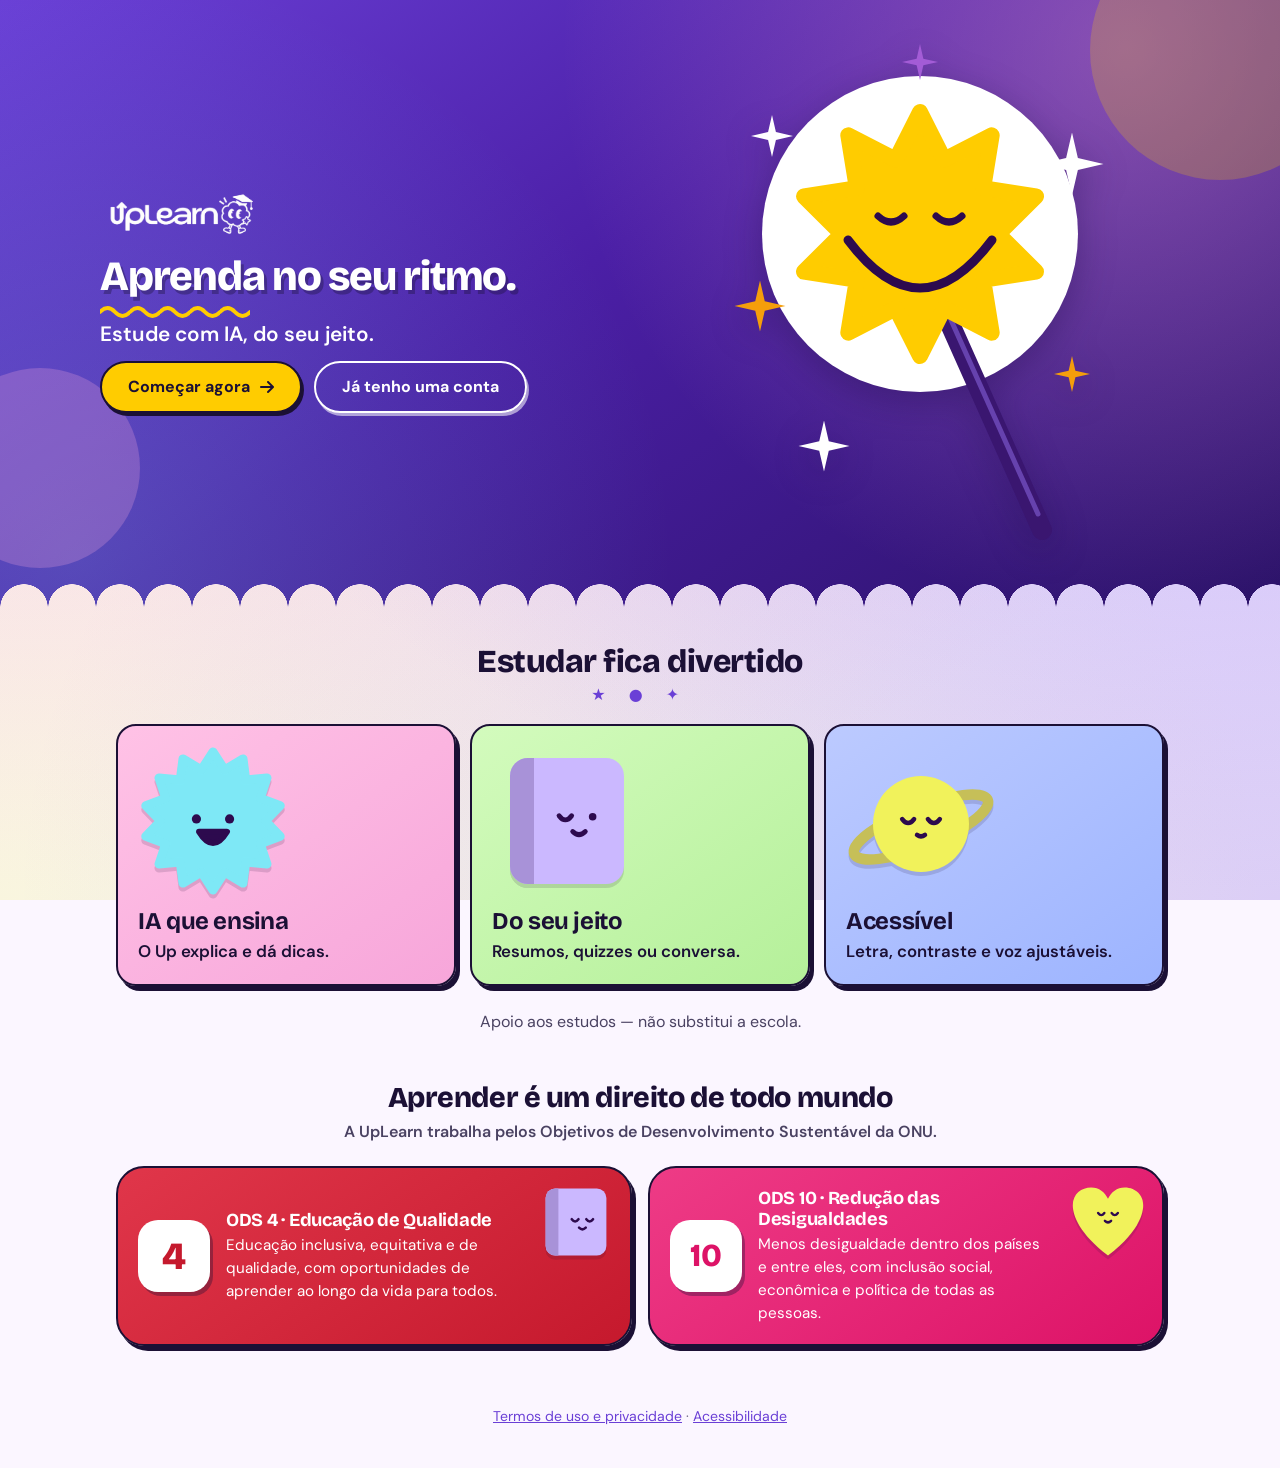
<file: codes/index.html>
<!DOCTYPE html>
<html lang="pt-BR">

<head>
    <meta charset="UTF-8">
    <meta name="viewport" content="width=device-width, initial-scale=1.0">
    <meta name="description" content="UpLearn — Inteligência Artificial para aprender do seu jeito. Uma tutora que ajuda você a entender, não só a copiar a resposta.">
    <meta name="theme-color" content="#4b1fa6">
    <link rel="manifest" href="manifest.webmanifest">
    <link rel="apple-touch-icon" href="img/icone-192.png">
    <title>UpLearn — Aprenda do seu jeito</title>

    <link rel="preconnect" href="https://fonts.googleapis.com">
    <link rel="preconnect" href="https://fonts.gstatic.com" crossorigin>
    <link href="https://fonts.googleapis.com/css2?family=Atkinson+Hyperlegible:wght@400;700&family=Bricolage+Grotesque:opsz,wght@12..96,600;12..96,700;12..96,800&family=DM+Sans:wght@400;500;600;700&display=swap" rel="stylesheet">
    <link rel="stylesheet" href="https://cdnjs.cloudflare.com/ajax/libs/font-awesome/6.5.2/css/all.min.css">
    <link rel="stylesheet" href="css/uplearn.css">
    <script src="js/acess.js"></script>
</head>

<body>
    <a class="skip-link" href="#conteudo">Pular para o conteúdo</a>

    <main id="conteudo">
        <section class="hero" aria-labelledby="titulo-hero">
            <div class="hero__interno">
                <div>
                    <div class="hero__marca"><img src="img/logo.png" alt="UpLearn"></div>
                    <h1 id="titulo-hero">Aprenda no seu ritmo.</h1>
                    <p>Estude com IA, do seu jeito.</p>

                    <div class="hero__botoes">
                        <a class="btn btn--claro" href="cadastro.html">Começar agora <i class="fa-solid fa-arrow-right" aria-hidden="true"></i></a>
                        <a class="btn btn--contorno-claro" href="login.html">Já tenho uma conta</a>
                    </div>
                </div>

                <div class="hero__cena" aria-hidden="true">
                    <svg class="varinha" viewBox="0 0 400 520" aria-hidden="true" focusable="false">
                        <defs><path id="vPonta" d="M0-15 2.8-2.8 15 0 2.8 2.8 0 15-2.8 2.8-15 0-2.8-2.8z"/></defs>

                        <g class="v-varinha">
                            <circle class="v-halo" cx="200" cy="190" r="158" fill="#fff"/>
                            <path d="M222 262 322 486" stroke="#3a1670" stroke-width="20" stroke-linecap="round" fill="none"/>
                            <path d="M231 276 318 470" stroke="#7a55c9" stroke-width="5" stroke-linecap="round" fill="none" opacity=".7"/>

                            <g class="v-estrela">
                                <polygon points="200.0,68.0 224.1,115.8 271.7,91.3 263.1,144.2 316.0,152.3 278.0,190.0 316.0,227.7 263.1,235.8 271.7,288.7 224.1,264.2 200.0,312.0 175.9,264.2 128.3,288.7 136.9,235.8 84.0,227.7 122.0,190.0 84.0,152.3 136.9,144.2 128.3,91.3 175.9,115.8" fill="#ffcc00" stroke="#ffcc00" stroke-width="16" stroke-linejoin="round"/>
                                <g class="v-olhos" stroke="#2d0a4e" stroke-width="7" stroke-linecap="round" fill="none">
                                    <path class="v-olho" d="M158 172q13 12 26 0"/>
                                    <path class="v-olho" d="M216 172q13 12 26 0"/>
                                </g>
                                <path d="M128 196q72 96 144 0" stroke="#2d0a4e" stroke-width="9" stroke-linecap="round" fill="none"/>
                            </g>

                            <g class="v-brilhos">
                                <g transform="translate(52 92) scale(1.4)"><use class="v-brilho b1" href="#vPonta" fill="#fff"/></g>
                                <g transform="translate(352 120) scale(2.1)"><use class="v-brilho b2" href="#vPonta" fill="#fff"/></g>
                                <g transform="translate(40 262) scale(1.7)"><use class="v-brilho b3" href="#vPonta" fill="#F59E0B"/></g>
                                <g transform="translate(200 18) scale(1.2)"><use class="v-brilho b4" href="#vPonta" fill="#a35cd6"/></g>
                                <g transform="translate(352 330) scale(1.2)"><use class="v-brilho b5" href="#vPonta" fill="#F59E0B"/></g>
                                <g transform="translate(104 402) scale(1.7)"><use class="v-brilho b6" href="#vPonta" fill="#fff"/></g>
                            </g>
                        </g>
                    </svg>
                </div>
            </div>
        </section>

        <section class="destaques" aria-labelledby="titulo-destaques">
            <h2 id="titulo-destaques">Estudar fica divertido</h2>

            <div class="grade">
                <article class="card card--cor card--rosa destaque entrar">
                    <span class="pers" data-p="circulo ciano bocao acena"></span>
                    <div>
                        <h3>IA que ensina</h3>
                        <p>O Up explica e dá dicas.</p>
                    </div>
                </article>

                <article class="card card--cor card--verde destaque entrar">
                    <span class="pers" data-p="quadrado lilas piscando quadris"></span>
                    <div>
                        <h3>Do seu jeito</h3>
                        <p>Resumos, quizzes ou conversa.</p>
                    </div>
                </article>

                <article class="card card--cor card--azul destaque entrar">
                    <span class="pers" data-p="hexagono amarelo dormindo relax"></span>
                    <div>
                        <h3>Acessível</h3>
                        <p>Letra, contraste e voz ajustáveis.</p>
                    </div>
                </article>
            </div>

            <p class="subtitulo" style="text-align:center;margin-top:24px">
                Apoio aos estudos — não substitui a escola.
            </p>
        </section>

        <section class="ods" aria-labelledby="titulo-ods">
            <h2 id="titulo-ods">Aprender é um direito de todo mundo</h2>
            <p class="ods__sub">A UpLearn trabalha pelos Objetivos de Desenvolvimento Sustentável da ONU.</p>

            <div class="ods__grade">
                <article class="ods__card ods__card--4">
                    <span class="ods__num" aria-hidden="true">4</span>
                    <div>
                        <h3>ODS 4 · Educação de Qualidade</h3>
                        <p>Educação inclusiva, equitativa e de qualidade, com oportunidades de aprender ao longo da vida para todos.</p>
                    </div>
                    <span class="pers pers--anima so-enfeite" data-p="livro lilas"></span>
                </article>

                <article class="ods__card ods__card--10">
                    <span class="ods__num" aria-hidden="true">10</span>
                    <div>
                        <h3>ODS 10 · Redução das Desigualdades</h3>
                        <p>Menos desigualdade dentro dos países e entre eles, com inclusão social, econômica e política de todas as pessoas.</p>
                    </div>
                    <span class="pers pers--anima so-enfeite" data-p="coracao amarelo"></span>
                </article>
            </div>
        </section>
    </main>

    <footer class="rodape">
        <a href="termos.html">Termos de uso e privacidade</a> ·
        <a href="acessibilidade.html">Acessibilidade</a>
    </footer>

    <script src="js/config.js"></script>
    <script src="js/sessao.js"></script>
    <script src="js/personagens.js"></script>
    <script>
        // A varinha se empolga quando a pessoa chega perto dos botões de entrar/cadastrar.
        (function () {
            const cena = document.querySelector('.hero__cena');
            const botoes = document.querySelector('.hero__botoes');
            if (!cena || !botoes) return;
            ['mouseover', 'focusin'].forEach(function (e) { botoes.addEventListener(e, function () { cena.classList.add('empolgada'); }); });
            ['mouseout', 'focusout'].forEach(function (e) { botoes.addEventListener(e, function () { cena.classList.remove('empolgada'); }); });
        })();
    </script>
    <script>
        // Quem já está logado vai direto pro app.
        if (localStorage.getItem(SESSAO_TOKEN_KEY) || localStorage.getItem(SESSAO_GOOGLE_KEY)) {
            window.location.replace('inicio.html');
        }
    </script>
</body>

</html>
</file>
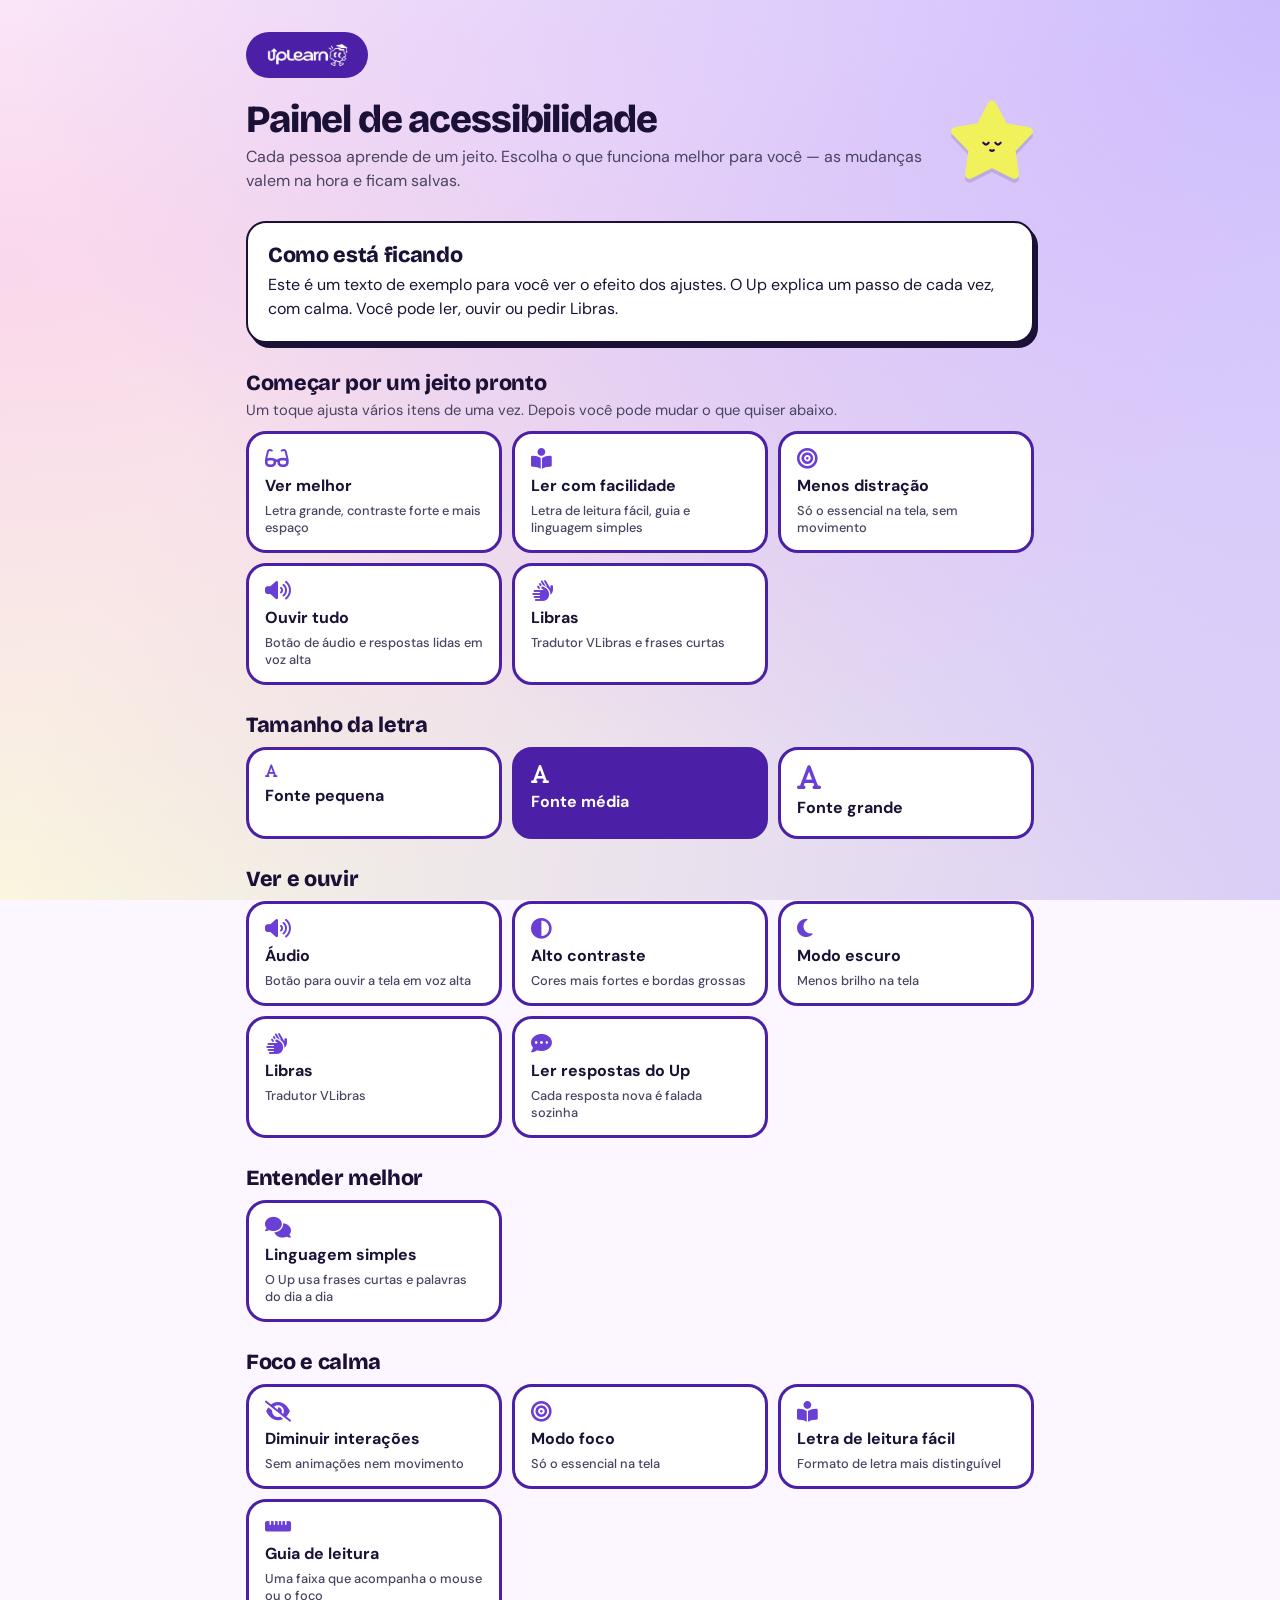
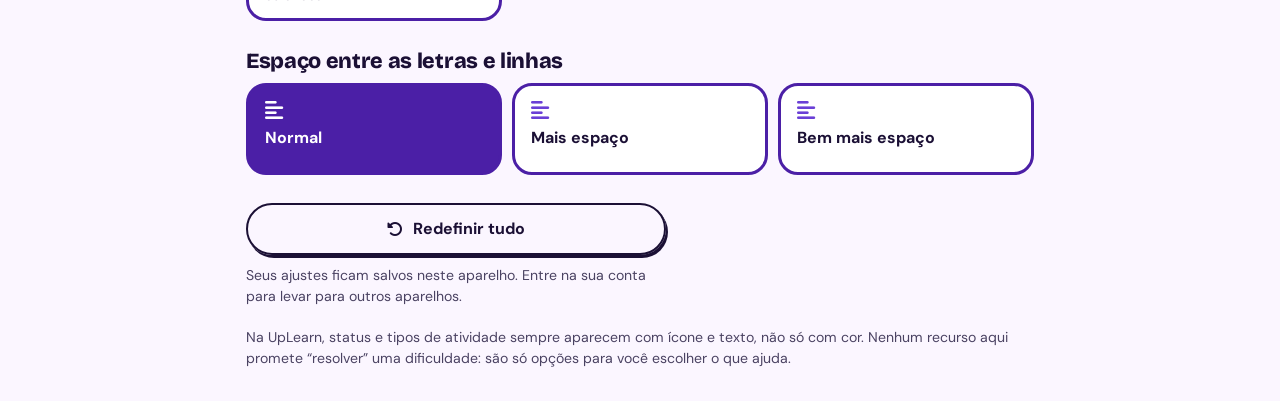
<file: codes/acessibilidade.html>
<!DOCTYPE html>
<html lang="pt-BR">

<head>
    <meta charset="UTF-8">
    <meta name="viewport" content="width=device-width, initial-scale=1.0">
    <meta name="theme-color" content="#4b1fa6">
    <link rel="manifest" href="manifest.webmanifest">
    <link rel="apple-touch-icon" href="img/icone-192.png">
    <title>Acessibilidade — UpLearn</title>

    <link rel="preconnect" href="https://fonts.googleapis.com">
    <link rel="preconnect" href="https://fonts.gstatic.com" crossorigin>
    <link href="https://fonts.googleapis.com/css2?family=Atkinson+Hyperlegible:wght@400;700&family=Bricolage+Grotesque:opsz,wght@12..96,600;12..96,700;12..96,800&family=DM+Sans:wght@400;500;600;700&display=swap" rel="stylesheet">
    <link rel="stylesheet" href="https://cdnjs.cloudflare.com/ajax/libs/font-awesome/6.5.2/css/all.min.css">
    <link rel="stylesheet" href="css/uplearn.css">
    <script src="js/acess.js"></script>
</head>

<body>
    <a class="skip-link" href="#conteudo">Pular para o conteúdo</a>

    <div class="app" id="app">
        <nav id="nav"></nav>

        <main id="conteudo" class="pagina" style="max-width:820px">
            <header id="topo"></header>

            <div style="display:flex;justify-content:space-between;align-items:flex-start;gap:12px">
                <div>
                    <h1 class="titulo-pagina">Painel de acessibilidade</h1>
                    <p class="subtitulo">Cada pessoa aprende de um jeito. Escolha o que funciona melhor para você — as mudanças valem na hora e ficam salvas.</p>
                </div>
                <span class="pers pers--anima" data-p="estrela amarelo dormindo" style="width:84px;flex:none"></span>
            </div>

            <section class="card secao" aria-labelledby="tPrev">
                <h2 id="tPrev" style="margin-bottom:6px">Como está ficando</h2>
                <p>Este é um texto de exemplo para você ver o efeito dos ajustes. O Up explica um passo de cada vez, com calma. Você pode ler, ouvir ou pedir Libras.</p>
            </section>

            <section class="secao" aria-labelledby="tPresets">
                <h2 id="tPresets" style="margin-bottom:4px">Começar por um jeito pronto</h2>
                <p class="subtitulo" style="font-size:.92rem;margin-bottom:10px">Um toque ajusta vários itens de uma vez. Depois você pode mudar o que quiser abaixo.</p>
                <div class="acess-grade" id="gPresets" role="group" aria-labelledby="tPresets"></div>
            </section>

            <section class="secao" aria-labelledby="tFonte">
                <h2 id="tFonte" style="margin-bottom:10px">Tamanho da letra</h2>
                <div class="acess-grade" id="gFonte" role="group" aria-labelledby="tFonte">
                    <button type="button" class="acess-op" data-fonte="pequena" aria-pressed="false"><i class="fa-solid fa-font" aria-hidden="true" style="font-size:.9rem"></i>Fonte pequena</button>
                    <button type="button" class="acess-op" data-fonte="media" aria-pressed="false"><i class="fa-solid fa-font" aria-hidden="true"></i>Fonte média</button>
                    <button type="button" class="acess-op" data-fonte="grande" aria-pressed="false"><i class="fa-solid fa-font" aria-hidden="true" style="font-size:1.7rem"></i>Fonte grande</button>
                </div>
            </section>

            <section class="secao" aria-labelledby="tVer">
                <h2 id="tVer" style="margin-bottom:10px">Ver e ouvir</h2>
                <div class="acess-grade" id="gVer" role="group" aria-labelledby="tVer">
                    <button type="button" class="acess-op" data-chave="audio" aria-pressed="false"><i class="fa-solid fa-volume-high" aria-hidden="true"></i>Áudio<small>Botão para ouvir a tela em voz alta</small></button>
                    <button type="button" class="acess-op" data-chave="contraste" aria-pressed="false"><i class="fa-solid fa-circle-half-stroke" aria-hidden="true"></i>Alto contraste<small>Cores mais fortes e bordas grossas</small></button>
                    <button type="button" class="acess-op" data-chave="escuro" aria-pressed="false"><i class="fa-solid fa-moon" aria-hidden="true"></i>Modo escuro<small>Menos brilho na tela</small></button>
                    <button type="button" class="acess-op" data-chave="libras" aria-pressed="false"><i class="fa-solid fa-hands" aria-hidden="true"></i>Libras<small>Tradutor VLibras</small></button>
                    <button type="button" class="acess-op" data-chave="lerRespostas" aria-pressed="false"><i class="fa-solid fa-comment-dots" aria-hidden="true"></i>Ler respostas do Up<small>Cada resposta nova é falada sozinha</small></button>
                </div>
            </section>

            <section class="secao" aria-labelledby="tLer">
                <h2 id="tLer" style="margin-bottom:10px">Entender melhor</h2>
                <div class="acess-grade" id="gLer" role="group" aria-labelledby="tLer">
                    <button type="button" class="acess-op" data-chave="linguagemSimples" aria-pressed="false"><i class="fa-solid fa-comments" aria-hidden="true"></i>Linguagem simples<small>O Up usa frases curtas e palavras do dia a dia</small></button>
                </div>
            </section>

            <section class="secao" aria-labelledby="tCalma">
                <h2 id="tCalma" style="margin-bottom:10px">Foco e calma</h2>
                <div class="acess-grade" id="gCalma" role="group" aria-labelledby="tCalma">
                    <button type="button" class="acess-op" data-chave="reduzir" aria-pressed="false"><i class="fa-solid fa-eye-slash" aria-hidden="true"></i>Diminuir interações<small>Sem animações nem movimento</small></button>
                    <button type="button" class="acess-op" data-chave="foco" aria-pressed="false"><i class="fa-solid fa-bullseye" aria-hidden="true"></i>Modo foco<small>Só o essencial na tela</small></button>
                    <button type="button" class="acess-op" data-chave="leituraFacil" aria-pressed="false"><i class="fa-solid fa-book-open-reader" aria-hidden="true"></i>Letra de leitura fácil<small>Formato de letra mais distinguível</small></button>
                    <button type="button" class="acess-op" data-chave="guia" aria-pressed="false"><i class="fa-solid fa-ruler-horizontal" aria-hidden="true"></i>Guia de leitura<small>Uma faixa que acompanha o mouse ou o foco</small></button>
                </div>
            </section>

            <section class="secao" aria-labelledby="tEsp">
                <h2 id="tEsp" style="margin-bottom:10px">Espaço entre as letras e linhas</h2>
                <div class="acess-grade" id="gEsp" role="group" aria-labelledby="tEsp">
                    <button type="button" class="acess-op" data-esp="0" aria-pressed="false"><i class="fa-solid fa-align-left" aria-hidden="true"></i>Normal</button>
                    <button type="button" class="acess-op" data-esp="1" aria-pressed="false"><i class="fa-solid fa-align-left" aria-hidden="true"></i>Mais espaço</button>
                    <button type="button" class="acess-op" data-esp="2" aria-pressed="false"><i class="fa-solid fa-align-left" aria-hidden="true"></i>Bem mais espaço</button>
                </div>
            </section>

            <div style="margin-top:28px;display:grid;gap:10px;max-width:420px">
                <button type="button" class="btn btn--contorno btn--bloco" id="btnRedefinir"><i class="fa-solid fa-rotate-left" aria-hidden="true"></i> Redefinir tudo</button>
                <p class="subtitulo" style="font-size:.88rem" id="notaSalvo"></p>
            </div>

            <p class="subtitulo" style="margin-top:20px;font-size:.88rem">Na UpLearn, status e tipos de atividade sempre aparecem com ícone e texto, não só com cor. Nenhum recurso aqui promete “resolver” uma dificuldade: são só opções para você escolher o que ajuda.</p>
        </main>
    </div>

    <script src="js/config.js"></script>
    <script src="js/sessao.js"></script>
    <script src="js/personagens.js"></script>
    <script src="js/app.js"></script>
    <script src="js/pagina-acessibilidade.js"></script>
</body>

</html>
</file>
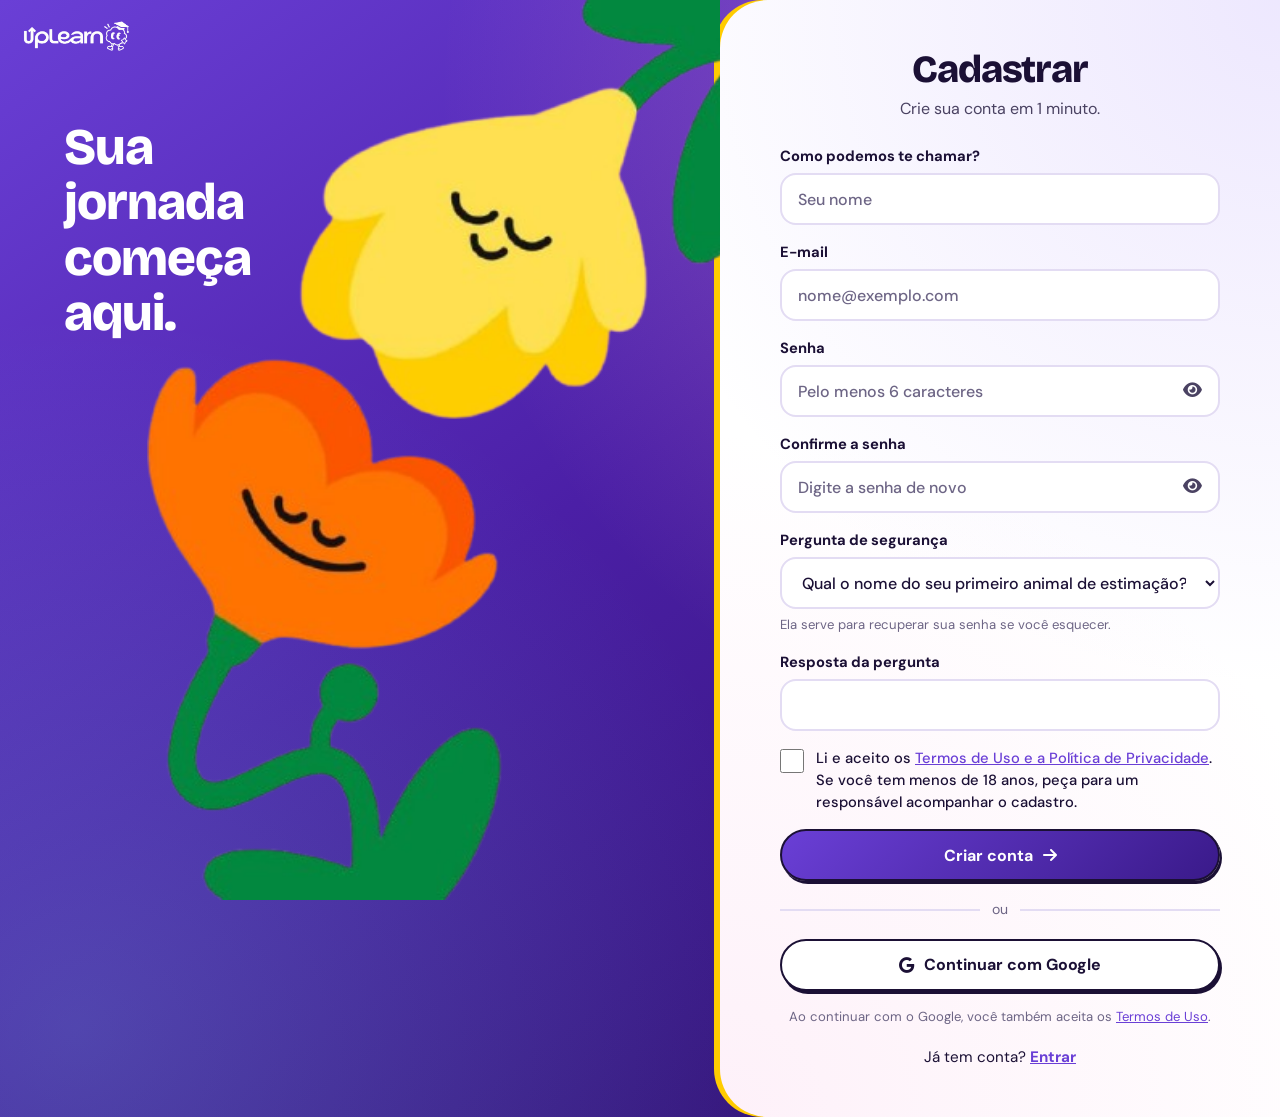
<file: codes/cadastro.html>
<!DOCTYPE html>
<html lang="pt-BR">

<head>
    <meta charset="UTF-8">
    <meta name="viewport" content="width=device-width, initial-scale=1.0">
    <meta name="theme-color" content="#4b1fa6">
    <link rel="manifest" href="manifest.webmanifest">
    <link rel="apple-touch-icon" href="img/icone-192.png">
    <title>Criar conta — UpLearn</title>

    <link rel="preconnect" href="https://fonts.googleapis.com">
    <link rel="preconnect" href="https://fonts.gstatic.com" crossorigin>
    <link href="https://fonts.googleapis.com/css2?family=Atkinson+Hyperlegible:wght@400;700&family=Bricolage+Grotesque:opsz,wght@12..96,600;12..96,700;12..96,800&family=DM+Sans:wght@400;500;600;700&display=swap" rel="stylesheet">
    <link rel="stylesheet" href="https://cdnjs.cloudflare.com/ajax/libs/font-awesome/6.5.2/css/all.min.css">
    <link rel="stylesheet" href="css/uplearn.css">
    <script src="js/acess.js"></script>
</head>

<body>
    <a class="skip-link" href="#conteudo">Pular para o formulário</a>

    <div class="auth auth--cadastro">
        <div class="auth__topo">
            <a class="marca" href="index.html" aria-label="UpLearn, voltar para o início"><img src="img/logo.png" alt=""></a>
            <p class="auth__frase">Sua jornada começa aqui.</p>
            <img class="auth__ilustra" src="img/evoluir.png" alt="" width="387" height="559" decoding="async">
        </div>

        <main class="auth__folha" id="conteudo">
            <div class="auth__miolo">
                <h1>Cadastrar</h1>
                <p class="subtitulo">Crie sua conta em 1 minuto.</p>

                <div id="avisoCadastro" class="cu-notificacao-area"></div>

                <form id="formCadastro" novalidate>
                    <div class="campo">
                        <label for="nome">Como podemos te chamar?</label>
                        <input type="text" id="nome" name="nome" autocomplete="given-name" maxlength="80" placeholder="Seu nome" required>
                        <p class="campo__erro" id="nome-erro" role="alert"></p>
                    </div>

                    <div class="campo">
                        <label for="email">E-mail</label>
                        <input type="email" id="email" name="email" autocomplete="email" inputmode="email" placeholder="nome@exemplo.com" required>
                        <p class="campo__erro" id="email-erro" role="alert"></p>
                    </div>

                    <div class="campo">
                        <label for="senha">Senha</label>
                        <div class="senha-wrap">
                            <input type="password" id="senha" name="senha" autocomplete="new-password" placeholder="Pelo menos 6 caracteres" required>
                            <button type="button" aria-label="Mostrar senha" aria-pressed="false"><i class="fa-solid fa-eye" aria-hidden="true"></i></button>
                        </div>
                        <p class="campo__erro" id="senha-erro" role="alert"></p>
                    </div>

                    <div class="campo">
                        <label for="senha2">Confirme a senha</label>
                        <div class="senha-wrap">
                            <input type="password" id="senha2" name="senha2" autocomplete="new-password" placeholder="Digite a senha de novo" required>
                            <button type="button" aria-label="Mostrar senha" aria-pressed="false"><i class="fa-solid fa-eye" aria-hidden="true"></i></button>
                        </div>
                        <p class="campo__erro" id="senha2-erro" role="alert"></p>
                    </div>

                    <div class="campo">
                        <label for="pergunta">Pergunta de segurança</label>
                        <select id="pergunta" name="pergunta">
                            <option>Qual o nome do seu primeiro animal de estimação?</option>
                            <option>Qual a cidade onde você nasceu?</option>
                            <option>Qual o nome da sua primeira escola?</option>
                            <option>Qual o seu desenho ou filme favorito?</option>
                        </select>
                        <span class="dica">Ela serve para recuperar sua senha se você esquecer.</span>
                    </div>

                    <div class="campo">
                        <label for="resposta">Resposta da pergunta</label>
                        <input type="text" id="resposta" name="resposta" autocomplete="off" maxlength="80" required>
                        <p class="campo__erro" id="resposta-erro" role="alert"></p>
                    </div>

                    <div class="campo">
                        <label class="check" for="termos">
                            <input type="checkbox" id="termos" name="termos" required>
                            <span>Li e aceito os <a href="termos.html" target="_blank" rel="noopener">Termos de Uso e a Política de Privacidade</a>. Se você tem menos de 18 anos, peça para um responsável acompanhar o cadastro.</span>
                        </label>
                        <p class="campo__erro" id="termos-erro" role="alert"></p>
                    </div>

                    <button class="btn btn--primario btn--bloco" type="submit" id="btnCriar">Criar conta <i class="fa-solid fa-arrow-right" aria-hidden="true"></i></button>
                </form>

                <div class="divisor">ou</div>

                <button class="btn btn--google btn--bloco" type="button" id="btnGoogle">
                    <i class="fa-brands fa-google" aria-hidden="true"></i> Continuar com Google
                </button>
                <p class="auth__nota">Ao continuar com o Google, você também aceita os <a href="termos.html">Termos de Uso</a>.</p>

                <p class="auth__rodape">Já tem conta? <a href="login.html">Entrar</a></p>
            </div>
        </main>
    </div>

    <script src="js/config.js"></script>
    <script src="js/sessao.js"></script>
    <script src="js/personagens.js"></script>
    <script src="js/notificacao.js"></script>
    <script src="js/app.js"></script>
    <script src="js/auth.js"></script>
    <script src="js/cadastro.js"></script>
</body>

</html>
</file>
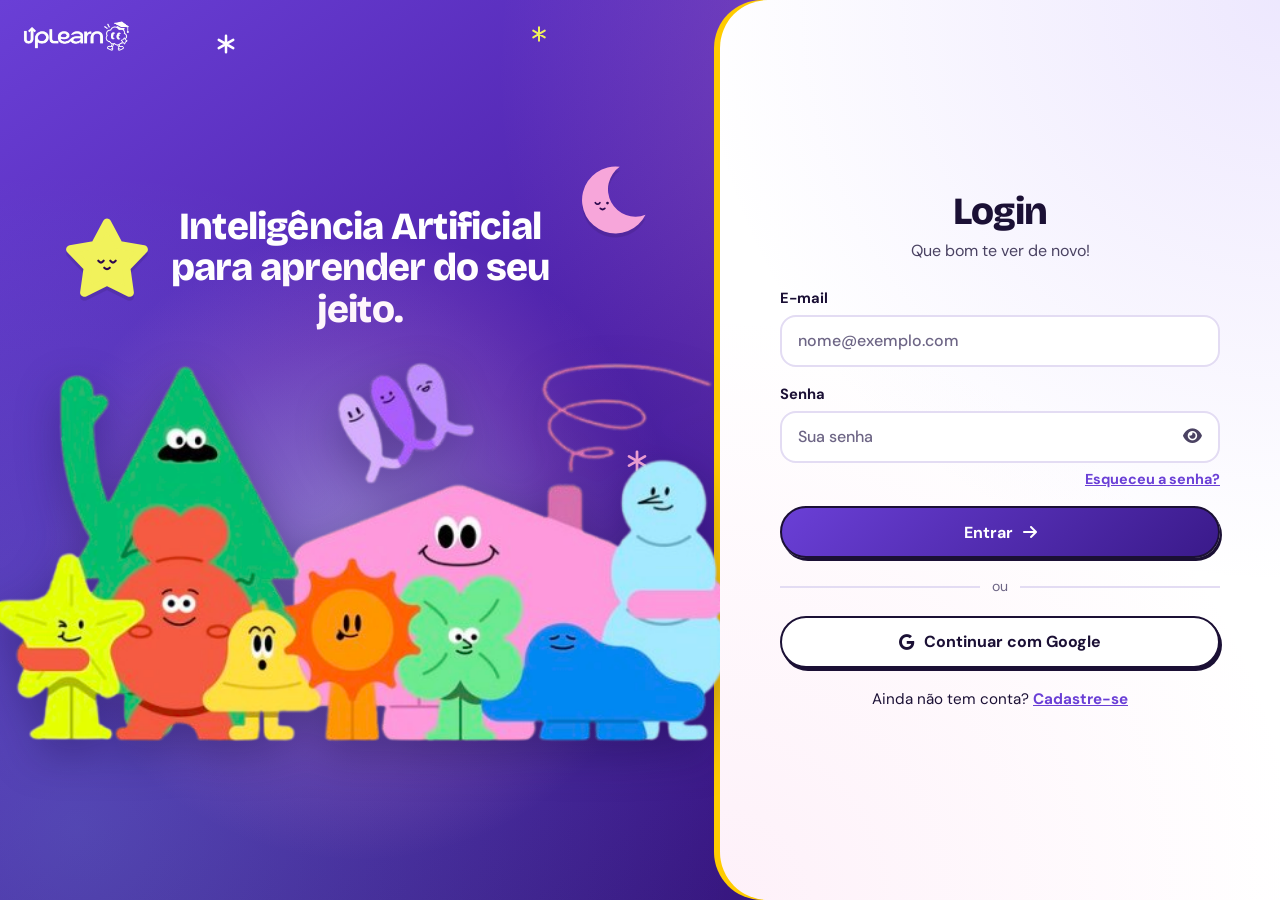
<file: codes/desempenho.html>
<!DOCTYPE html>
<html lang="pt-BR">

<head>
    <meta charset="UTF-8">
    <meta name="viewport" content="width=device-width, initial-scale=1.0">
    <meta name="theme-color" content="#4b1fa6">
    <link rel="manifest" href="manifest.webmanifest">
    <link rel="apple-touch-icon" href="img/icone-192.png">
    <title>Desempenho — UpLearn</title>

    <link rel="preconnect" href="https://fonts.googleapis.com">
    <link rel="preconnect" href="https://fonts.gstatic.com" crossorigin>
    <link href="https://fonts.googleapis.com/css2?family=Atkinson+Hyperlegible:wght@400;700&family=Bricolage+Grotesque:opsz,wght@12..96,600;12..96,700;12..96,800&family=DM+Sans:wght@400;500;600;700&display=swap" rel="stylesheet">
    <link rel="stylesheet" href="https://cdnjs.cloudflare.com/ajax/libs/font-awesome/6.5.2/css/all.min.css">
    <link rel="stylesheet" href="css/uplearn.css">
    <script src="js/acess.js"></script>
</head>

<body>
    <a class="skip-link" href="#conteudo">Pular para o conteúdo</a>

    <div class="app">
        <nav id="nav"></nav>

        <main id="conteudo" class="pagina">
            <header id="topo"></header>

            <h1 class="titulo-pagina">Seu desempenho</h1>
            <p class="subtitulo">Você compara sua evolução só com você mesmo — aqui não existe ranking. E nada disso mede o quão inteligente você é: é só um mapa do que você estudou.</p>

            <div id="painel" style="margin-top:20px" aria-live="polite">
                <div class="grade">
                    <div class="esqueleto" style="min-height:140px" aria-hidden="true"></div>
                    <div class="tiles"><div class="esqueleto" aria-hidden="true"></div><div class="esqueleto" aria-hidden="true"></div></div>
                    <div class="esqueleto" style="min-height:220px" aria-hidden="true"></div>
                </div>
            </div>
        </main>
    </div>

    <script src="js/config.js"></script>
    <script src="js/sessao.js"></script>
    <script src="js/personagens.js"></script>
    <script src="js/app.js"></script>
    <script src="js/desempenho.js"></script>
</body>

</html>
</file>
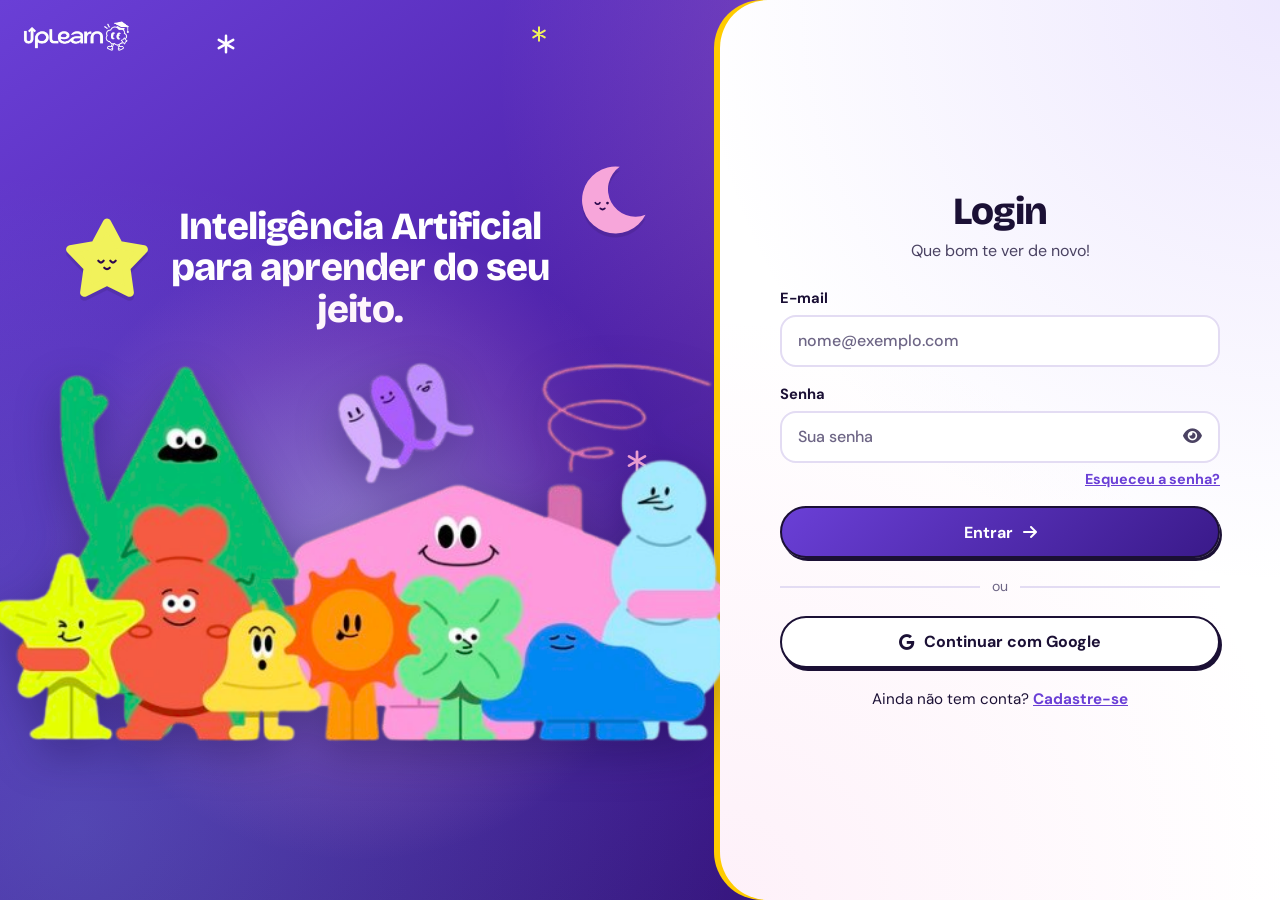
<file: codes/estudos.html>
<!DOCTYPE html>
<html lang="pt-BR">

<head>
    <meta charset="UTF-8">
    <meta name="viewport" content="width=device-width, initial-scale=1.0">
    <meta name="theme-color" content="#4b1fa6">
    <link rel="manifest" href="manifest.webmanifest">
    <link rel="apple-touch-icon" href="img/icone-192.png">
    <title>Plano de estudos — UpLearn</title>

    <link rel="preconnect" href="https://fonts.googleapis.com">
    <link rel="preconnect" href="https://fonts.gstatic.com" crossorigin>
    <link href="https://fonts.googleapis.com/css2?family=Atkinson+Hyperlegible:wght@400;700&family=Bricolage+Grotesque:opsz,wght@12..96,600;12..96,700;12..96,800&family=DM+Sans:wght@400;500;600;700&display=swap" rel="stylesheet">
    <link rel="stylesheet" href="https://cdnjs.cloudflare.com/ajax/libs/font-awesome/6.5.2/css/all.min.css">
    <link rel="stylesheet" href="css/uplearn.css">
    <script src="js/acess.js"></script>
</head>

<body>
    <a class="skip-link" href="#conteudo">Pular para o conteúdo</a>

    <div class="app">
        <nav id="nav"></nav>

        <main id="conteudo" class="pagina">
            <header id="topo"></header>

            <div class="topo" style="margin-bottom:12px">
                <div>
                    <h1 class="titulo-pagina">Seu plano de estudos</h1>
                    <p class="subtitulo">Pequenos passos, grandes conquistas.</p>
                </div>
                <button type="button" class="btn btn--primario btn--p" id="btnNovo"><i class="fa-solid fa-plus" aria-hidden="true"></i> Novo plano</button>
            </div>

            <div id="avisoPlano" class="cu-notificacao-area"></div>

            <div id="abas" class="opcoes" role="group" aria-label="Seus planos" style="margin-bottom:16px" hidden></div>

            <div id="plano"><div class="esqueleto" style="min-height:220px" aria-hidden="true"></div></div>
        </main>
    </div>

    <script src="js/config.js"></script>
    <script src="js/sessao.js"></script>
    <script src="js/personagens.js"></script>
    <script src="js/notificacao.js"></script>
    <script src="js/app.js"></script>
    <script src="js/plano-pdf.js"></script>
    <script src="js/mapa-pdf.js"></script>
    <script src="js/fichas-pdf.js"></script>
    <script src="js/estudos.js"></script>
</body>

</html>
</file>
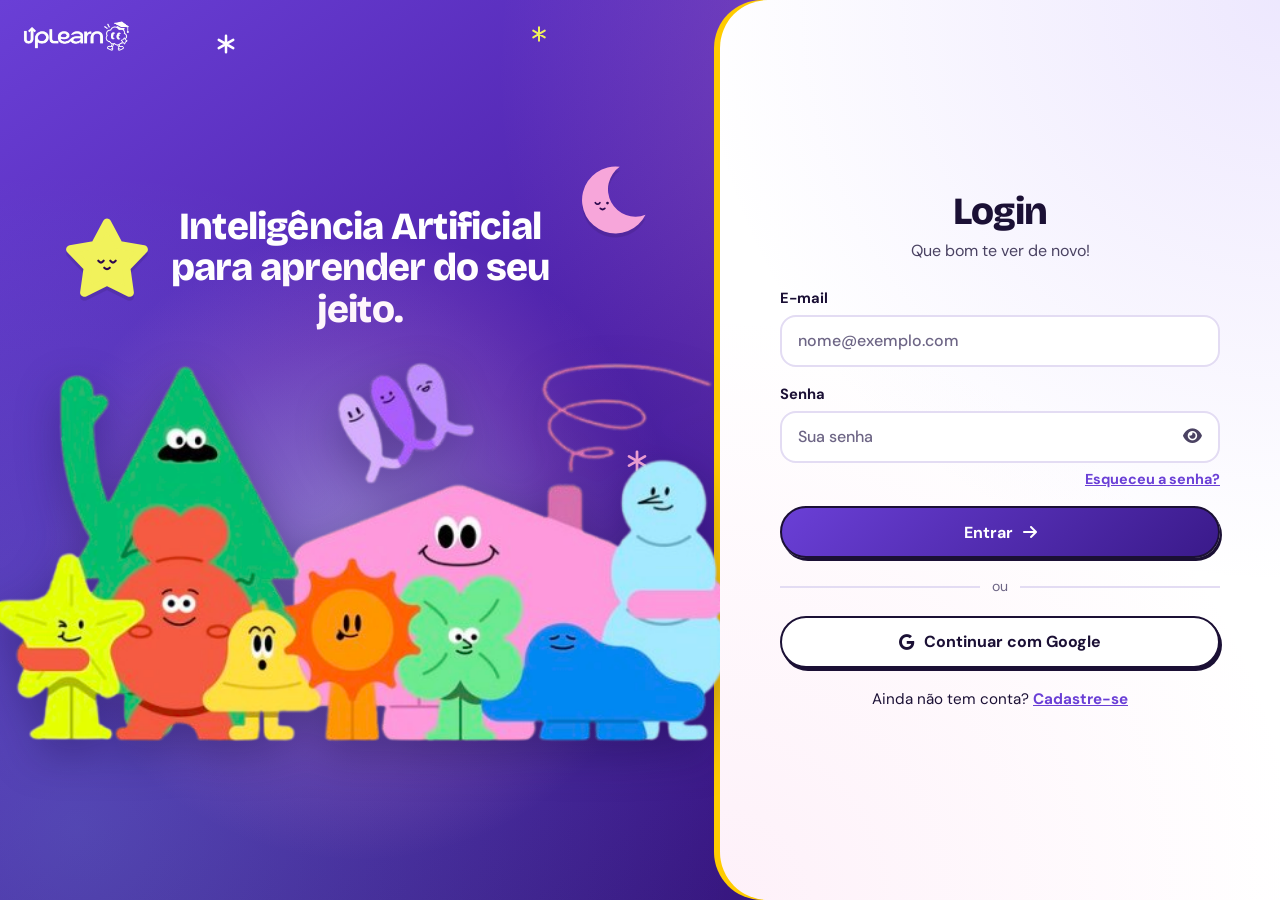
<file: codes/inicio.html>
<!DOCTYPE html>
<html lang="pt-BR">

<head>
    <meta charset="UTF-8">
    <meta name="viewport" content="width=device-width, initial-scale=1.0">
    <meta name="theme-color" content="#4b1fa6">
    <link rel="manifest" href="manifest.webmanifest">
    <link rel="apple-touch-icon" href="img/icone-192.png">
    <title>Início — UpLearn</title>

    <link rel="preconnect" href="https://fonts.googleapis.com">
    <link rel="preconnect" href="https://fonts.gstatic.com" crossorigin>
    <link href="https://fonts.googleapis.com/css2?family=Atkinson+Hyperlegible:wght@400;700&family=Bricolage+Grotesque:opsz,wght@12..96,600;12..96,700;12..96,800&family=DM+Sans:wght@400;500;600;700&display=swap" rel="stylesheet">
    <link rel="stylesheet" href="https://cdnjs.cloudflare.com/ajax/libs/font-awesome/6.5.2/css/all.min.css">
    <link rel="stylesheet" href="css/uplearn.css">
    <script src="js/acess.js"></script>
</head>

<body>
    <a class="skip-link" href="#conteudo">Pular para o conteúdo</a>

    <div class="app">
        <nav id="nav"></nav>

        <main id="conteudo" class="pagina">
            <header id="topo"></header>

            <section class="saudacao entrar" aria-labelledby="ola">
                <div>
                    <h1 id="ola">Olá! 👋</h1>
                    <p class="frase" id="frase"></p>
                </div>
                <span class="pers pers--anima" data-p="blob rosa feliz acena"></span>
            </section>

            <div id="semana" class="semana entrar" role="group" aria-label="Dias da semana com atividade"></div>

            <div id="metas" class="entrar" style="display:flex;flex-wrap:wrap;gap:10px;margin-top:14px" hidden></div>

            <div class="dash secao">
                <div style="display:grid;gap:20px">
                    <section aria-labelledby="tContinuar">
                        <h2 id="tContinuar" class="sr-only">Continuar estudando</h2>
                        <div id="continuar"><div class="esqueleto" style="min-height:170px" aria-hidden="true"></div></div>
                    </section>

                    <section aria-labelledby="tProx">
                        <div class="secao__cab">
                            <h2 id="tProx">Próximas atividades</h2>
                            <a href="estudos.html">Ver plano</a>
                        </div>
                        <div id="proximas"><div class="esqueleto" style="min-height:150px" aria-hidden="true"></div></div>
                    </section>
                </div>

                <section aria-labelledby="tProg" style="display:grid;gap:14px">
                    <h2 id="tProg" class="sr-only">Seu progresso</h2>
                    <div id="progresso"><div class="esqueleto" style="min-height:200px" aria-hidden="true"></div></div>
                </section>
            </div>

            <section class="secao" aria-labelledby="tAtalhos">
                <h2 id="tAtalhos" style="margin-bottom:12px">Atalhos rápidos</h2>
                <div class="atalhos">
                    <a class="atalho" style="background:var(--c-amarelo)" href="estudos.html?novo=1"><i class="fa-solid fa-calendar-plus" aria-hidden="true"></i><span>Criar plano de estudos</span></a>
                    <a class="atalho" style="background:var(--c-lilas)" href="tutora.html"><i class="fa-solid fa-comments" aria-hidden="true"></i><span>Conversar com o Up</span></a>
                    <a class="atalho" style="background:var(--c-rosa)" href="quiz.html"><i class="fa-solid fa-pencil" aria-hidden="true"></i><span>Resolver exercícios</span></a>
                    <a class="atalho" style="background:var(--c-ciano)" href="desempenho.html"><i class="fa-solid fa-chart-simple" aria-hidden="true"></i><span>Ver desempenho</span></a>
                    <a class="atalho atalho--largo" style="background:var(--c-laranja)" href="acessibilidade.html"><i class="fa-solid fa-universal-access" aria-hidden="true"></i><span>Ajustar acessibilidade</span></a>
                </div>
            </section>
        </main>
    </div>

    <script src="js/config.js"></script>
    <script src="js/sessao.js"></script>
    <script src="js/personagens.js"></script>
    <script src="js/app.js"></script>
    <script src="js/inicio.js"></script>
</body>

</html>
</file>
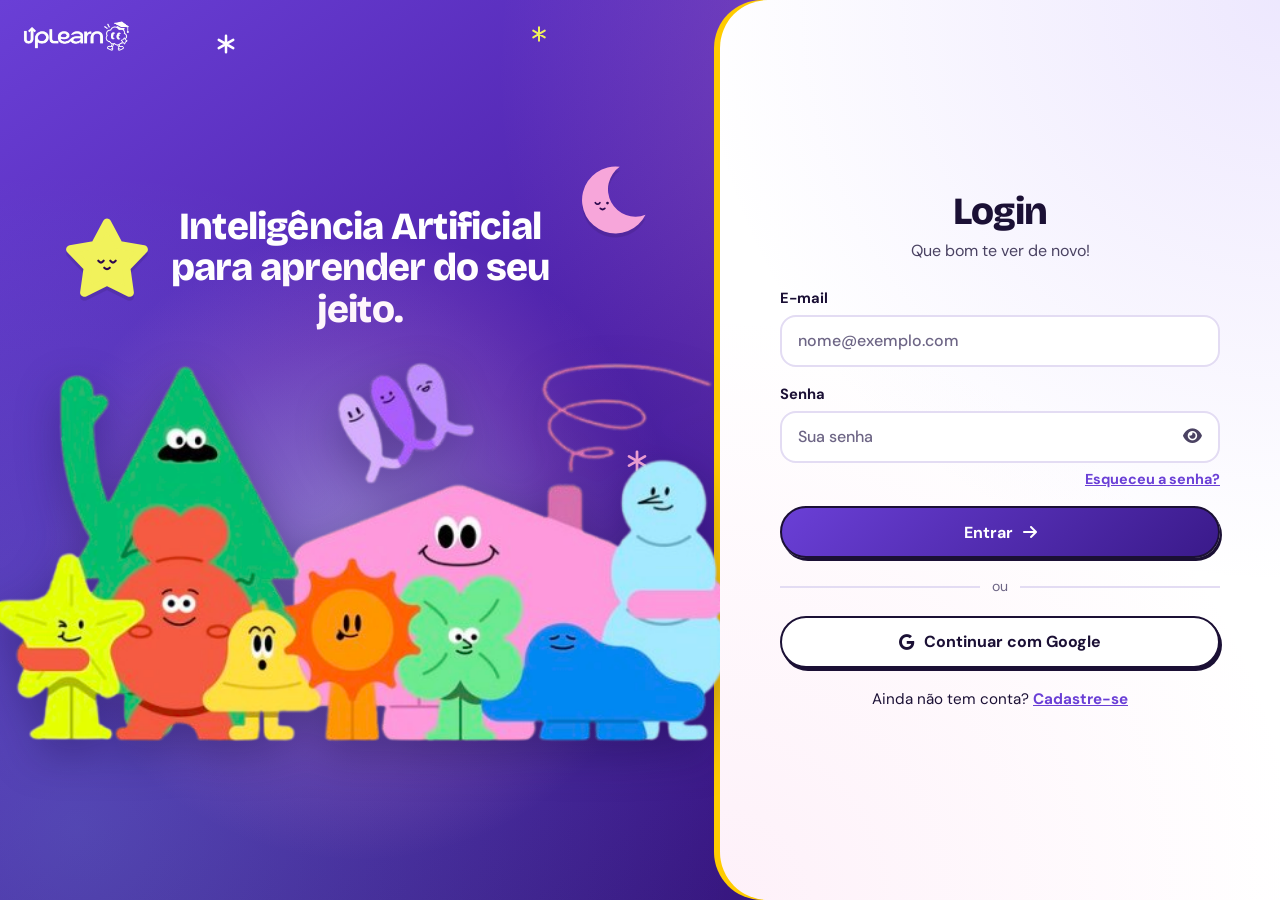
<file: codes/login.html>
<!DOCTYPE html>
<html lang="pt-BR">

<head>
    <meta charset="UTF-8">
    <meta name="viewport" content="width=device-width, initial-scale=1.0">
    <meta name="theme-color" content="#4b1fa6">
    <link rel="manifest" href="manifest.webmanifest">
    <link rel="apple-touch-icon" href="img/icone-192.png">
    <title>Entrar — UpLearn</title>

    <link rel="preconnect" href="https://fonts.googleapis.com">
    <link rel="preconnect" href="https://fonts.gstatic.com" crossorigin>
    <link href="https://fonts.googleapis.com/css2?family=Atkinson+Hyperlegible:wght@400;700&family=Bricolage+Grotesque:opsz,wght@12..96,600;12..96,700;12..96,800&family=DM+Sans:wght@400;500;600;700&display=swap" rel="stylesheet">
    <link rel="stylesheet" href="https://cdnjs.cloudflare.com/ajax/libs/font-awesome/6.5.2/css/all.min.css">
    <link rel="stylesheet" href="css/uplearn.css">
    <script src="js/acess.js"></script>
</head>

<body>
    <a class="skip-link" href="#conteudo">Pular para o formulário</a>

    <div class="auth auth--login">
        <div class="auth__topo">
            <a class="marca" href="index.html" aria-label="UpLearn, voltar para o início"><img src="img/logo.png" alt=""></a>
            <span class="auth__halo so-enfeite" aria-hidden="true"></span>
            <span class="pers pers--anima so-enfeite p-a" data-p="estrela amarelo feliz acena"></span>
            <span class="pers pers--anima so-enfeite p-b" data-p="blob rosa piscando alto"></span>
            <span class="conf so-enfeite c-a" data-conf="brilho branco"></span>
            <span class="conf so-enfeite c-b" data-conf="brilho amarelo"></span>
            <span class="conf so-enfeite c-c" data-conf="bolinha ciano"></span>
            <span class="conf so-enfeite c-d" data-conf="brilho rosa"></span>
            <p class="auth__frase">Inteligência Artificial para aprender do seu jeito.</p>
            <img class="auth__ilustra" src="img/inclusao.png" alt="" width="569" height="294" decoding="async">
        </div>

        <main class="auth__folha" id="conteudo">
            <div class="auth__miolo">
                <h1>Login</h1>
                <p class="subtitulo">Que bom te ver de novo!</p>

                <div id="avisoLogin" class="cu-notificacao-area"></div>

                <form id="formLogin" novalidate>
                    <div class="campo">
                        <label for="email">E-mail</label>
                        <input type="email" id="email" name="email" autocomplete="email" inputmode="email" placeholder="nome@exemplo.com" required>
                        <p class="campo__erro" id="email-erro" role="alert"></p>
                    </div>

                    <div class="campo">
                        <label for="senha">Senha</label>
                        <div class="senha-wrap">
                            <input type="password" id="senha" name="senha" autocomplete="current-password" placeholder="Sua senha" required>
                            <button type="button" aria-label="Mostrar senha" aria-pressed="false"><i class="fa-solid fa-eye" aria-hidden="true"></i></button>
                        </div>
                        <p class="campo__erro" id="senha-erro" role="alert"></p>
                        <a href="redefinir-senha.html" style="justify-self:end;font-weight:700;font-size:.9rem">Esqueceu a senha?</a>
                    </div>

                    <button class="btn btn--primario btn--bloco" type="submit" id="btnEntrar">Entrar <i class="fa-solid fa-arrow-right" aria-hidden="true"></i></button>
                </form>

                <div class="divisor">ou</div>

                <button class="btn btn--google btn--bloco" type="button" id="btnGoogle">
                    <i class="fa-brands fa-google" aria-hidden="true"></i> Continuar com Google
                </button>

                <p class="auth__rodape">Ainda não tem conta? <a href="cadastro.html">Cadastre-se</a></p>
            </div>
        </main>
    </div>

    <script src="js/config.js"></script>
    <script src="js/sessao.js"></script>
    <script src="js/personagens.js"></script>
    <script src="js/notificacao.js"></script>
    <script src="js/app.js"></script>
    <script src="js/auth.js"></script>
    <script src="js/login.js"></script>
</body>

</html>
</file>
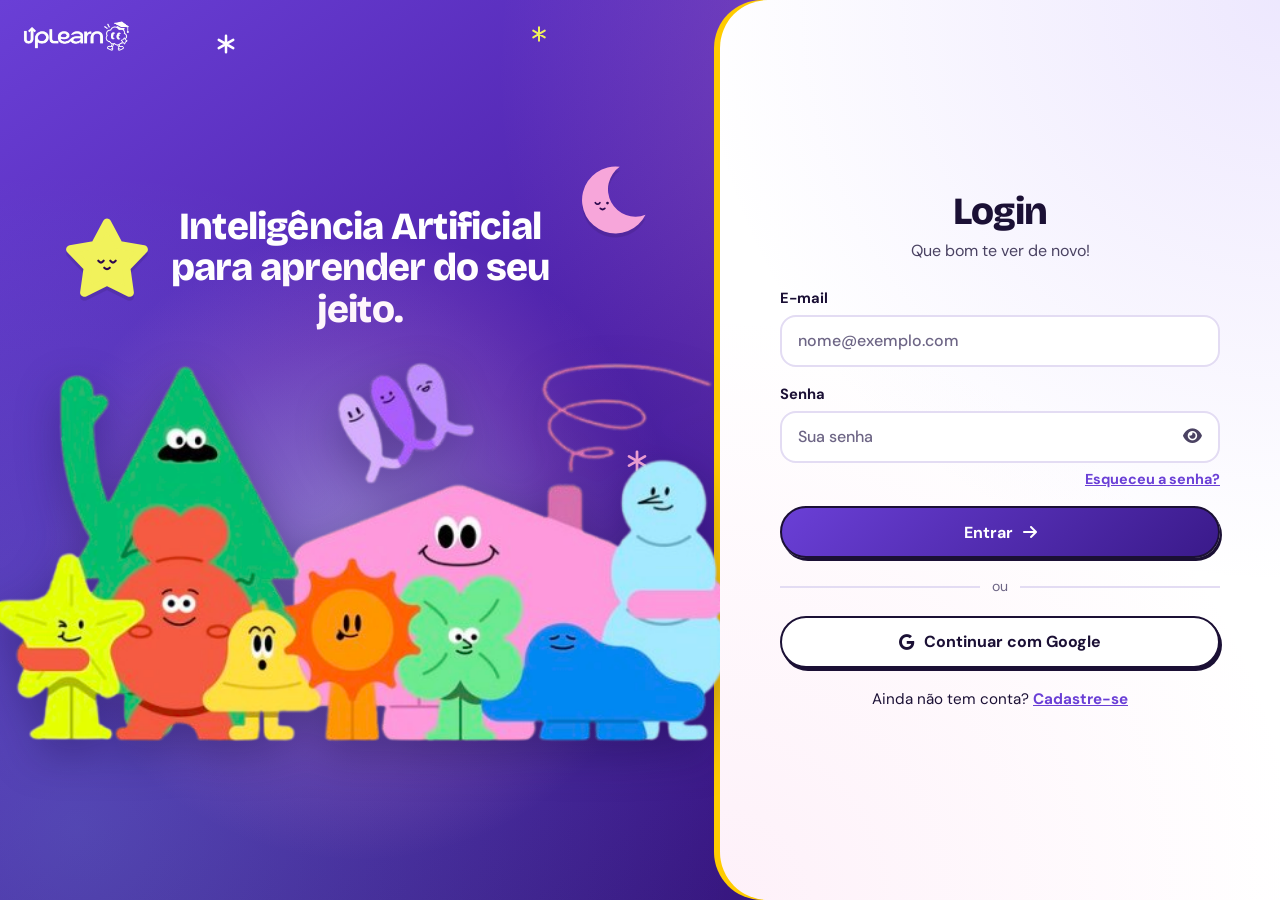
<file: codes/onboarding.html>
<!DOCTYPE html>
<html lang="pt-BR">

<head>
    <meta charset="UTF-8">
    <meta name="viewport" content="width=device-width, initial-scale=1.0">
    <meta name="theme-color" content="#4b1fa6">
    <link rel="manifest" href="manifest.webmanifest">
    <link rel="apple-touch-icon" href="img/icone-192.png">
    <title>Como você aprende — UpLearn</title>

    <link rel="preconnect" href="https://fonts.googleapis.com">
    <link rel="preconnect" href="https://fonts.gstatic.com" crossorigin>
    <link href="https://fonts.googleapis.com/css2?family=Atkinson+Hyperlegible:wght@400;700&family=Bricolage+Grotesque:opsz,wght@12..96,600;12..96,700;12..96,800&family=DM+Sans:wght@400;500;600;700&display=swap" rel="stylesheet">
    <link rel="stylesheet" href="https://cdnjs.cloudflare.com/ajax/libs/font-awesome/6.5.2/css/all.min.css">
    <link rel="stylesheet" href="css/uplearn.css">
    <script src="js/acess.js"></script>
</head>

<body>
    <a class="skip-link" href="#conteudo">Pular para o conteúdo</a>

    <main id="conteudo" class="pagina" style="max-width:680px;padding-bottom:40px">

        <div class="passo-topo">
            <span class="marca"><img src="img/logo.png" alt="UpLearn"></span>
            <button type="button" class="btn btn--suave btn--p" id="btnPular">Pular por enquanto</button>
        </div>

        <ol class="passos" aria-label="Progresso" id="passos">
            <li></li><li></li><li></li>
        </ol>

        <div id="avisoOnb" class="cu-notificacao-area"></div>

        <!-- PASSO 1 -->
        <section id="passo-1" aria-labelledby="t1">
            <h1 id="t1">Como você prefere aprender?</h1>
            <p class="subtitulo" style="margin:6px 0 18px">Escolha o jeito que mais combina com você. Não tem resposta certa — e você pode mudar depois.</p>

            <div class="estilos" id="estilos"></div>
        </section>

        <!-- PASSO 2 -->
        <section id="passo-2" aria-labelledby="t2" hidden>
            <h1 id="t2">Sobre os seus estudos</h1>
            <p class="subtitulo" style="margin:6px 0 18px">Assim o Up explica do tamanho certo. Tudo aqui é opcional.</p>

            <div class="campo">
                <label for="serie">Qual série você estuda?</label>
                <select id="serie"><option value="">Prefiro não dizer</option></select>
            </div>

            <div class="campo">
                <span class="rotulo" id="rotMaterias">Quais matérias quer estudar?</span>
                <div class="opcoes" id="materias" role="group" aria-labelledby="rotMaterias"></div>
            </div>

            <div class="campo">
                <label for="objetivo">Qual seu objetivo principal?</label>
                <input type="text" id="objetivo" maxlength="200" placeholder="Ex.: ir bem na prova de ciências">
            </div>
        </section>

        <!-- PASSO 3 -->
        <section id="passo-3" aria-labelledby="t3" hidden>
            <h1 id="t3">Do seu jeito</h1>
            <p class="subtitulo" style="margin:6px 0 18px">Ajustes para deixar os estudos mais confortáveis. Você pode mudar tudo em Perfil e Acessibilidade.</p>

            <div class="campo">
                <span class="rotulo" id="rotSessao">Como são suas sessões de estudo?</span>
                <div class="opcoes" id="sessoes" role="group" aria-labelledby="rotSessao"></div>
            </div>

            <div class="campo">
                <span class="rotulo" id="rotModo">Como prefere receber as explicações?</span>
                <div class="opcoes" id="modos" role="group" aria-labelledby="rotModo"></div>
            </div>

            <div class="campo">
                <span class="rotulo" id="rotResp">Tamanho das respostas do Up</span>
                <div class="opcoes" id="respostas" role="group" aria-labelledby="rotResp"></div>
            </div>

            <p class="card card--cor card--lilas" style="margin-top:8px">
                <i class="fa-solid fa-shield-heart" aria-hidden="true"></i>
                Essas respostas só servem para adaptar a experiência. Não fazemos diagnósticos e você controla seus dados no Perfil.
            </p>
        </section>

        <div style="display:flex;gap:12px;margin-top:28px">
            <button type="button" class="btn btn--suave" id="btnVoltar" hidden><i class="fa-solid fa-arrow-left" aria-hidden="true"></i> Voltar</button>
            <button type="button" class="btn btn--primario" id="btnAvancar" style="flex:1">Continuar <i class="fa-solid fa-arrow-right" aria-hidden="true"></i></button>
        </div>
    </main>

    <script src="js/config.js"></script>
    <script src="js/sessao.js"></script>
    <script src="js/personagens.js"></script>
    <script src="js/notificacao.js"></script>
    <script src="js/app.js"></script>
    <script src="js/onboarding.js"></script>
</body>

</html>
</file>
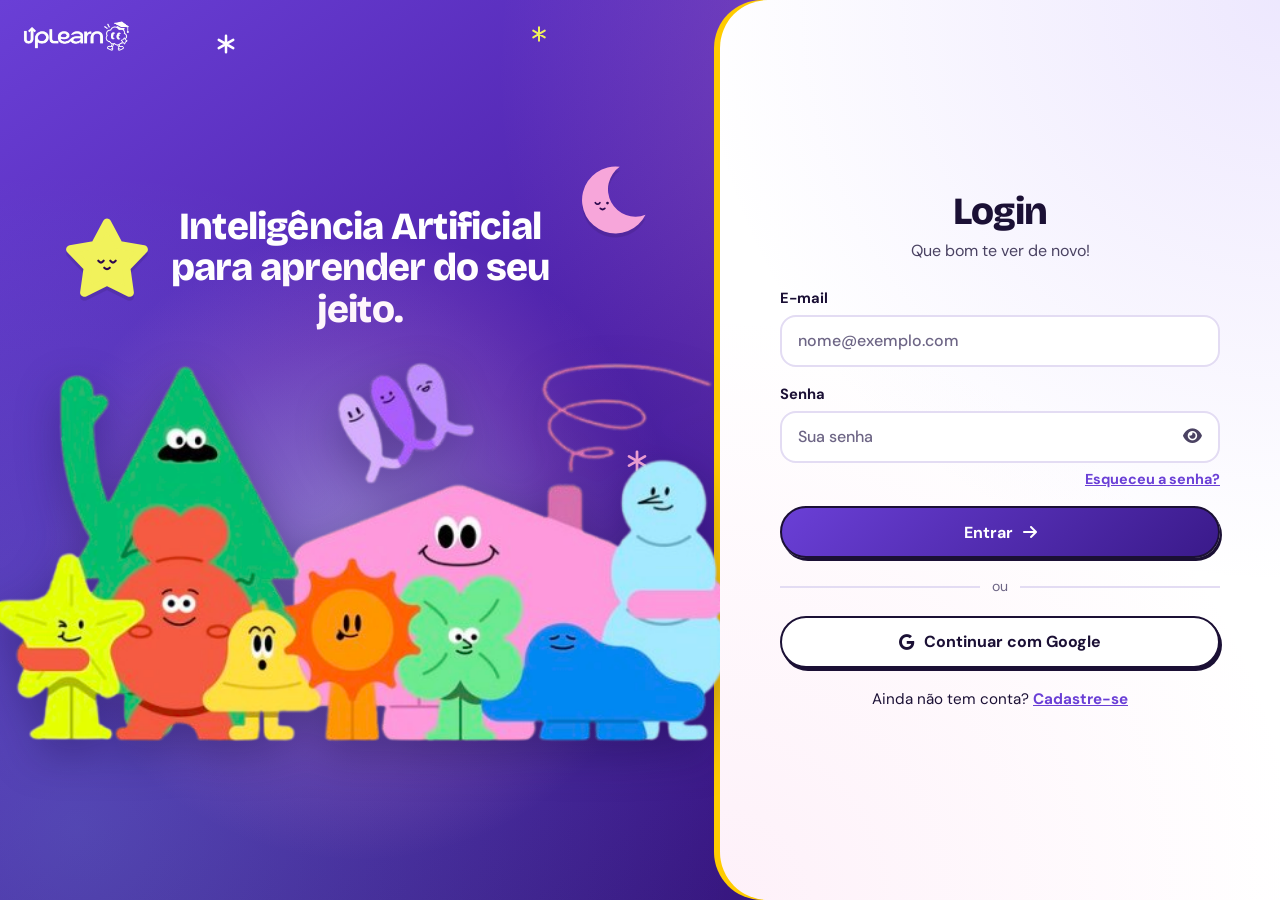
<file: codes/perfil.html>
<!DOCTYPE html>
<html lang="pt-BR">

<head>
    <meta charset="UTF-8">
    <meta name="viewport" content="width=device-width, initial-scale=1.0">
    <meta name="theme-color" content="#4b1fa6">
    <link rel="manifest" href="manifest.webmanifest">
    <link rel="apple-touch-icon" href="img/icone-192.png">
    <title>Perfil — UpLearn</title>

    <link rel="preconnect" href="https://fonts.googleapis.com">
    <link rel="preconnect" href="https://fonts.gstatic.com" crossorigin>
    <link href="https://fonts.googleapis.com/css2?family=Atkinson+Hyperlegible:wght@400;700&family=Bricolage+Grotesque:opsz,wght@12..96,600;12..96,700;12..96,800&family=DM+Sans:wght@400;500;600;700&display=swap" rel="stylesheet">
    <link rel="stylesheet" href="https://cdnjs.cloudflare.com/ajax/libs/font-awesome/6.5.2/css/all.min.css">
    <link rel="stylesheet" href="css/uplearn.css">
    <script src="js/acess.js"></script>
</head>

<body>
    <a class="skip-link" href="#conteudo">Pular para o conteúdo</a>

    <div class="app">
        <nav id="nav"></nav>

        <main id="conteudo" class="pagina" style="max-width:760px">
            <header id="topo"></header>

            <section class="perfil-topo entrar" aria-labelledby="nomePerfil">
                <span class="pers" id="avatarTopo" data-p="circulo rosa feliz"></span>
                <h1 id="nomePerfil">…</h1>
                <p id="emailPerfil"></p>
                <span class="selo" id="seloSerie" hidden style="background:#fff;color:var(--roxo)"></span>
            </section>

            <section class="secao" aria-labelledby="tAcess">
                <h2 id="tAcess" style="margin-bottom:12px">Acessibilidade rápida</h2>
                <div class="acess-grade" style="grid-template-columns:repeat(2,1fr)">
                    <button type="button" class="acess-op" id="qFonte" aria-pressed="false"><i class="fa-solid fa-font" aria-hidden="true"></i>Tamanho da letra<small id="qFonteVal"></small></button>
                    <button type="button" class="acess-op" id="qAudio" aria-pressed="false"><i class="fa-solid fa-volume-high" aria-hidden="true"></i>Áudio<small>Ouvir a tela</small></button>
                    <button type="button" class="acess-op" id="qLibras" aria-pressed="false"><i class="fa-solid fa-hands" aria-hidden="true"></i>Libras<small>Tradutor VLibras</small></button>
                    <button type="button" class="acess-op" id="qContraste" aria-pressed="false"><i class="fa-solid fa-circle-half-stroke" aria-hidden="true"></i>Alto contraste<small>Cores mais fortes</small></button>
                </div>
                <p style="margin-top:10px"><a href="acessibilidade.html" style="font-weight:700">Ver todos os ajustes de acessibilidade →</a></p>
            </section>

            <section class="secao" aria-labelledby="tAtal">
                <h2 id="tAtal" style="margin-bottom:12px">Atalhos</h2>
                <div class="atalhos-lista">
                    <a class="atalho-linha" href="estudos.html"><i class="fa-solid fa-calendar-check" aria-hidden="true"></i>Meu plano de estudos<i class="fa-solid fa-chevron-right" aria-hidden="true"></i></a>
                    <a class="atalho-linha" href="desempenho.html"><i class="fa-solid fa-chart-simple" aria-hidden="true"></i>Meu desempenho<i class="fa-solid fa-chevron-right" aria-hidden="true"></i></a>
                    <a class="atalho-linha" href="desempenho.html#conquistas"><i class="fa-solid fa-trophy" aria-hidden="true"></i>Minhas conquistas<i class="fa-solid fa-chevron-right" aria-hidden="true"></i></a>
                    <a class="atalho-linha" href="#dados"><i class="fa-solid fa-user-gear" aria-hidden="true"></i>Configurações da conta<i class="fa-solid fa-chevron-right" aria-hidden="true"></i></a>
                </div>
            </section>

            <section class="secao card" id="dados" aria-labelledby="tDados">
                <h2 id="tDados" style="margin-bottom:6px">Editar perfil e preferências</h2>
                <p class="subtitulo" style="margin-bottom:16px">Isso ajuda o Up a explicar do seu jeito. Tudo é opcional e você muda quando quiser.</p>

                <div id="avisoPerfil" class="cu-notificacao-area"></div>

                <form id="formPerfil" novalidate>
                    <div class="campo">
                        <label for="nome">Nome</label>
                        <input type="text" id="nome" maxlength="80" autocomplete="given-name" required>
                        <p class="campo__erro" id="nome-erro" role="alert"></p>
                    </div>

                    <div class="campo">
                        <span class="rotulo" id="rotAvatar">Seu personagem</span>
                        <div class="avatares" id="avatares" role="group" aria-labelledby="rotAvatar"></div>
                    </div>

                    <div class="campo">
                        <label for="serie">Série</label>
                        <select id="serie"><option value="">Prefiro não dizer</option></select>
                    </div>

                    <div class="campo">
                        <span class="rotulo" id="rotMaterias">Matérias de interesse</span>
                        <div class="opcoes" id="materias" role="group" aria-labelledby="rotMaterias"></div>
                    </div>

                    <div class="campo">
                        <label for="objetivo">Objetivo de aprendizagem</label>
                        <input type="text" id="objetivo" maxlength="200" placeholder="Ex.: ir bem na prova de ciências">
                    </div>

                    <div class="campo">
                        <span class="rotulo" id="rotEstilo">Como você prefere aprender</span>
                        <div class="opcoes" id="estilos" role="group" aria-labelledby="rotEstilo"></div>
                    </div>

                    <div class="campo">
                        <span class="rotulo" id="rotSessao">Sessões de estudo</span>
                        <div class="opcoes" id="sessoes" role="group" aria-labelledby="rotSessao"></div>
                    </div>

                    <div class="campo">
                        <span class="rotulo" id="rotResp">Respostas do Up</span>
                        <div class="opcoes" id="respostas" role="group" aria-labelledby="rotResp"></div>
                    </div>

                    <button type="submit" class="btn btn--primario btn--bloco" id="btnSalvar">Salvar alterações</button>
                </form>
            </section>

            <section class="secao" aria-labelledby="tNotif">
                <h2 id="tNotif" style="margin-bottom:12px">Notificações</h2>
                <div id="listaNotif" class="grade"><div class="esqueleto" style="min-height:60px" aria-hidden="true"></div></div>
            </section>

            <section class="secao card zona-perigo" aria-labelledby="tPriv">
                <h2 id="tPriv" style="margin-bottom:8px">Seus dados e privacidade</h2>
                <p class="subtitulo" style="margin-bottom:12px">Guardamos seu nome, e-mail, preferências, planos, resultados de exercícios e as perguntas que você faz ao Up, só para o app funcionar. Fotos e arquivos que você envia ao Up são lidos na hora e não ficam guardados. Nada disso aparece para outras pessoas. Se você tem menos de 18 anos, um responsável pode acompanhar. <a href="termos.html">Ler os Termos e a Política de Privacidade</a>.</p>
                <div style="display:flex;flex-wrap:wrap;gap:10px">
                    <a class="btn btn--suave" href="onboarding.html"><i class="fa-solid fa-rotate" aria-hidden="true"></i> Refazer “como eu aprendo”</a>
                    <button type="button" class="btn btn--suave" id="btnExportar"><i class="fa-solid fa-download" aria-hidden="true"></i> Baixar meus dados</button>
                    <button type="button" class="btn btn--contorno" id="btnSair"><i class="fa-solid fa-right-from-bracket" aria-hidden="true"></i> Sair da conta</button>
                    <button type="button" class="btn btn--perigo" id="btnExcluir"><i class="fa-solid fa-trash" aria-hidden="true"></i> Excluir minha conta</button>
                </div>
            </section>
        </main>
    </div>

    <script src="js/config.js"></script>
    <script src="js/sessao.js"></script>
    <script src="js/personagens.js"></script>
    <script src="js/notificacao.js"></script>
    <script src="js/app.js"></script>
    <script src="js/perfil.js"></script>
</body>

</html>
</file>
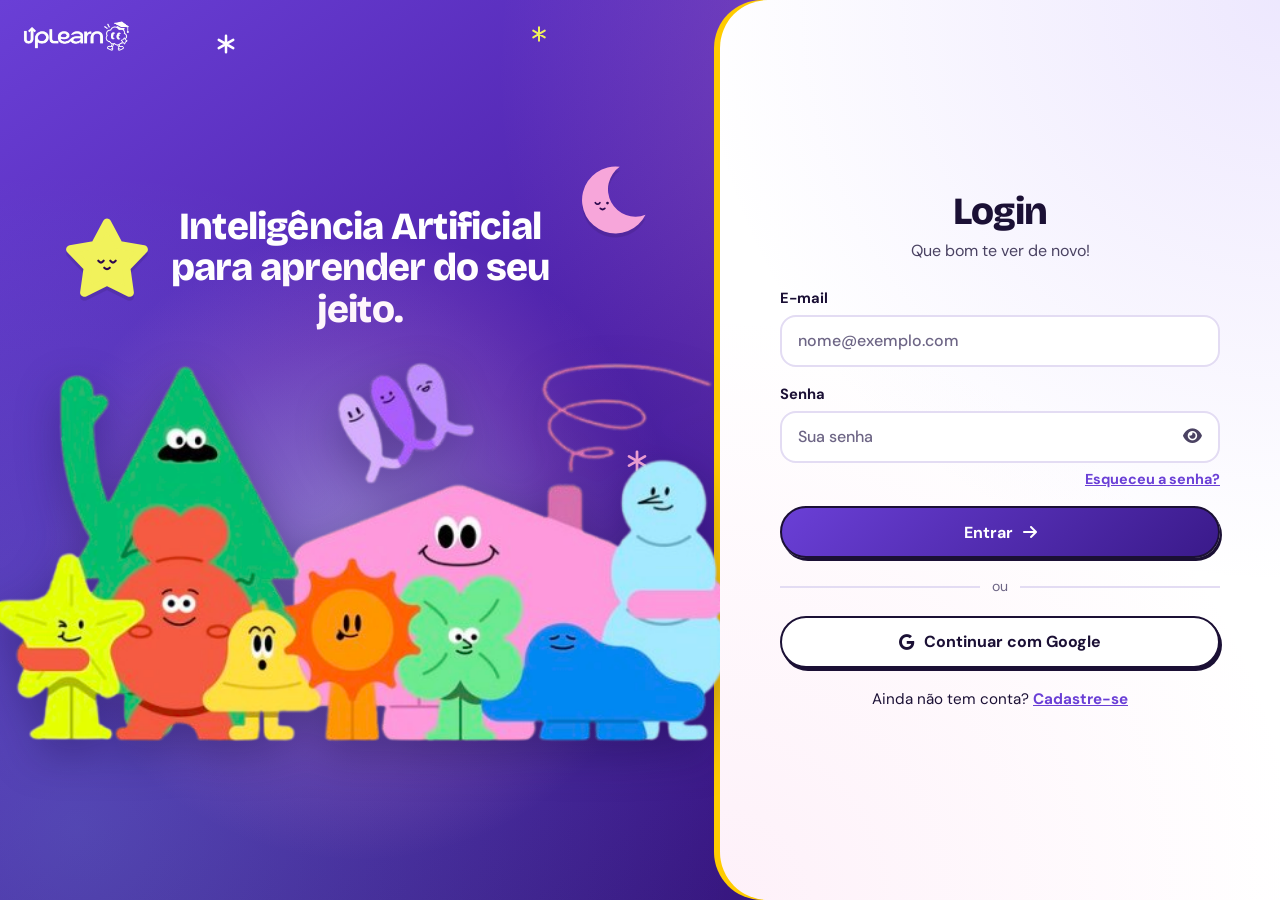
<file: codes/quiz.html>
<!DOCTYPE html>
<html lang="pt-BR">

<head>
    <meta charset="UTF-8">
    <meta name="viewport" content="width=device-width, initial-scale=1.0">
    <meta name="theme-color" content="#4b1fa6">
    <link rel="manifest" href="manifest.webmanifest">
    <link rel="apple-touch-icon" href="img/icone-192.png">
    <title>Exercícios — UpLearn</title>

    <link rel="preconnect" href="https://fonts.googleapis.com">
    <link rel="preconnect" href="https://fonts.gstatic.com" crossorigin>
    <link href="https://fonts.googleapis.com/css2?family=Atkinson+Hyperlegible:wght@400;700&family=Bricolage+Grotesque:opsz,wght@12..96,600;12..96,700;12..96,800&family=DM+Sans:wght@400;500;600;700&display=swap" rel="stylesheet">
    <link rel="stylesheet" href="https://cdnjs.cloudflare.com/ajax/libs/font-awesome/6.5.2/css/all.min.css">
    <link rel="stylesheet" href="css/uplearn.css">
    <script src="js/acess.js"></script>
</head>

<body>
    <a class="skip-link" href="#conteudo">Pular para o conteúdo</a>

    <div class="app">
        <nav id="nav"></nav>

        <main id="conteudo" class="pagina" style="max-width:720px">
            <header id="topo"></header>

            <h1 class="titulo-pagina">Exercícios</h1>
            <p class="subtitulo" style="margin-bottom:18px">Pratique com um quiz criado pelo Up. Errar é normal — cada resposta vem com uma explicação.</p>

            <div id="aviso" class="cu-notificacao-area"></div>
            <div id="tela"></div>
        </main>
    </div>

    <script src="js/config.js"></script>
    <script src="js/sessao.js"></script>
    <script src="js/personagens.js"></script>
    <script src="js/notificacao.js"></script>
    <script src="js/app.js"></script>
    <script src="js/quiz.js"></script>
</body>

</html>
</file>
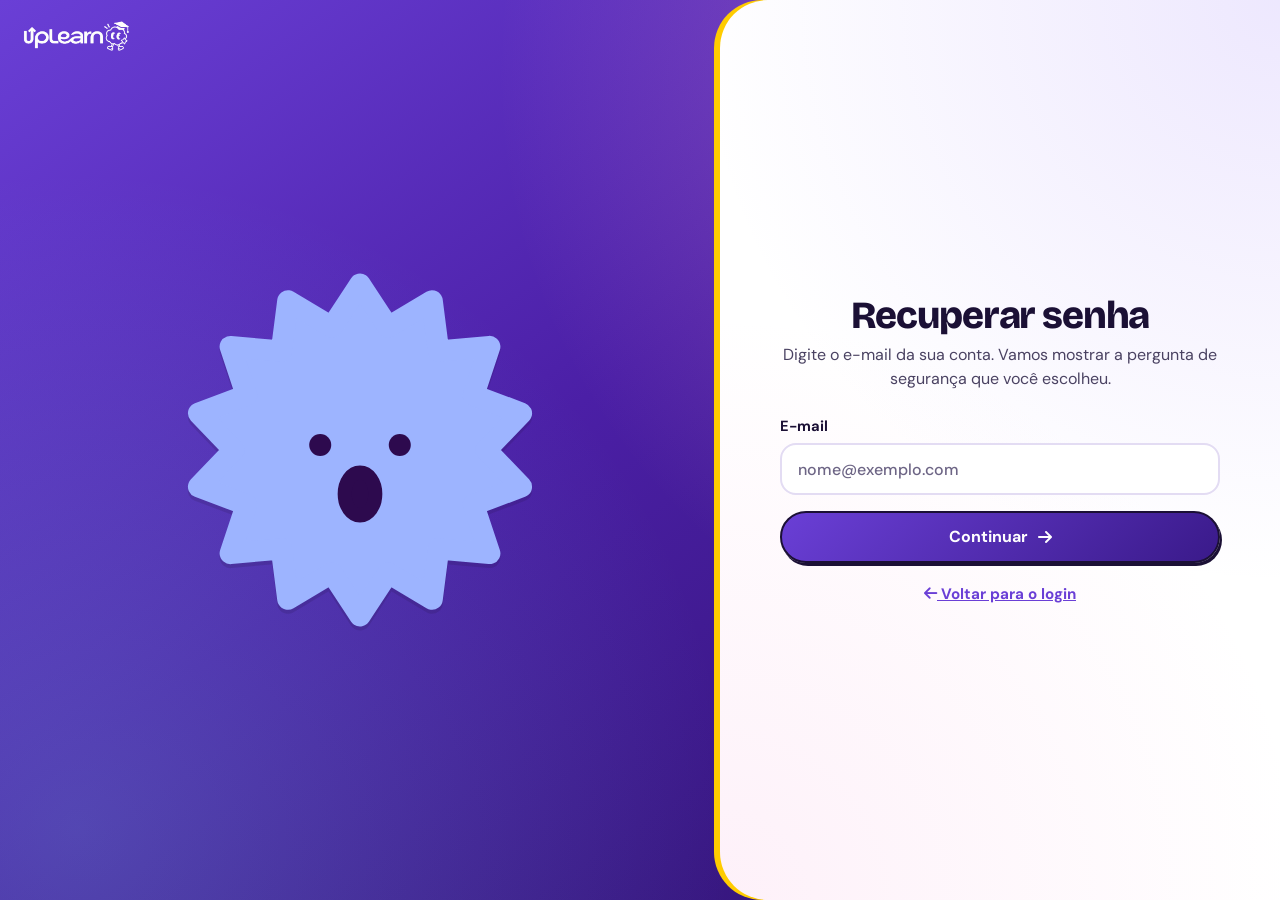
<file: codes/redefinir-senha.html>
<!DOCTYPE html>
<html lang="pt-BR">

<head>
    <meta charset="UTF-8">
    <meta name="viewport" content="width=device-width, initial-scale=1.0">
    <meta name="theme-color" content="#4b1fa6">
    <link rel="manifest" href="manifest.webmanifest">
    <link rel="apple-touch-icon" href="img/icone-192.png">
    <title>Recuperar senha — UpLearn</title>

    <link rel="preconnect" href="https://fonts.googleapis.com">
    <link rel="preconnect" href="https://fonts.gstatic.com" crossorigin>
    <link href="https://fonts.googleapis.com/css2?family=Atkinson+Hyperlegible:wght@400;700&family=Bricolage+Grotesque:opsz,wght@12..96,600;12..96,700;12..96,800&family=DM+Sans:wght@400;500;600;700&display=swap" rel="stylesheet">
    <link rel="stylesheet" href="https://cdnjs.cloudflare.com/ajax/libs/font-awesome/6.5.2/css/all.min.css">
    <link rel="stylesheet" href="css/uplearn.css">
    <script src="js/acess.js"></script>
</head>

<body>
    <a class="skip-link" href="#conteudo">Pular para o formulário</a>

    <div class="auth">
        <div class="auth__topo">
            <a class="marca" href="index.html" aria-label="UpLearn, voltar para o início"><img src="img/logo.png" alt=""></a>
            <span class="pers pers--anima" data-p="circulo azul surpreso acena"></span>
        </div>

        <main class="auth__folha" id="conteudo">
            <div class="auth__miolo">
                <h1>Recuperar senha</h1>
                <p class="subtitulo" id="subtituloPasso">Digite o e-mail da sua conta. Vamos mostrar a pergunta de segurança que você escolheu.</p>

                <div id="avisoRedefinir" class="cu-notificacao-area"></div>

                <form id="passo1" novalidate>
                    <div class="campo">
                        <label for="email">E-mail</label>
                        <input type="email" id="email" autocomplete="email" inputmode="email" placeholder="nome@exemplo.com" required>
                        <p class="campo__erro" id="email-erro" role="alert"></p>
                    </div>
                    <button class="btn btn--primario btn--bloco" type="submit" id="btnPasso1">Continuar <i class="fa-solid fa-arrow-right" aria-hidden="true"></i></button>
                </form>

                <form id="passo2" novalidate hidden>
                    <div class="campo">
                        <span class="rotulo">Pergunta de segurança</span>
                        <p class="card" id="textoPergunta" style="padding:14px 16px"></p>
                    </div>

                    <div class="campo">
                        <label for="resposta">Sua resposta</label>
                        <input type="text" id="resposta" autocomplete="off" required>
                        <p class="campo__erro" id="resposta-erro" role="alert"></p>
                    </div>

                    <div class="campo">
                        <label for="novaSenha">Nova senha</label>
                        <div class="senha-wrap">
                            <input type="password" id="novaSenha" autocomplete="new-password" placeholder="Pelo menos 6 caracteres" required>
                            <button type="button" aria-label="Mostrar senha" aria-pressed="false"><i class="fa-solid fa-eye" aria-hidden="true"></i></button>
                        </div>
                        <p class="campo__erro" id="novaSenha-erro" role="alert"></p>
                    </div>

                    <button class="btn btn--primario btn--bloco" type="submit" id="btnPasso2">Salvar nova senha</button>
                </form>

                <p class="auth__rodape"><a href="login.html"><i class="fa-solid fa-arrow-left" aria-hidden="true"></i> Voltar para o login</a></p>
            </div>
        </main>
    </div>

    <script src="js/config.js"></script>
    <script src="js/sessao.js"></script>
    <script src="js/personagens.js"></script>
    <script src="js/notificacao.js"></script>
    <script src="js/app.js"></script>
    <script src="js/redefinir-senha.js"></script>
</body>

</html>
</file>
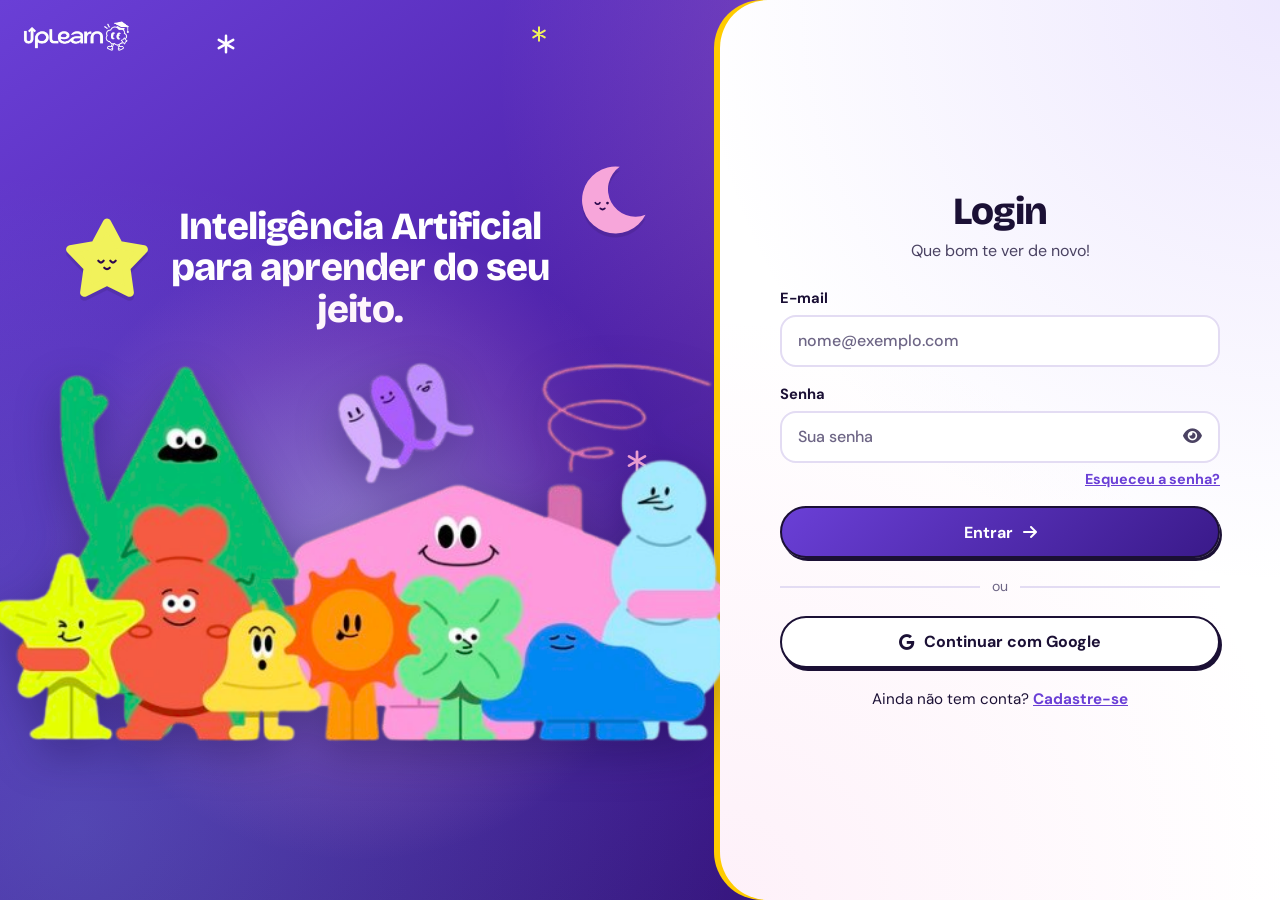
<file: codes/revisao.html>
<!DOCTYPE html>
<html lang="pt-BR">

<head>
    <meta charset="UTF-8">
    <meta name="viewport" content="width=device-width, initial-scale=1.0">
    <meta name="theme-color" content="#4b1fa6">
    <link rel="manifest" href="manifest.webmanifest">
    <link rel="apple-touch-icon" href="img/icone-192.png">
    <title>Revisão — UpLearn</title>

    <link rel="preconnect" href="https://fonts.googleapis.com">
    <link rel="preconnect" href="https://fonts.gstatic.com" crossorigin>
    <link href="https://fonts.googleapis.com/css2?family=Atkinson+Hyperlegible:wght@400;700&family=Bricolage+Grotesque:opsz,wght@12..96,600;12..96,700;12..96,800&family=DM+Sans:wght@400;500;600;700&display=swap" rel="stylesheet">
    <link rel="stylesheet" href="https://cdnjs.cloudflare.com/ajax/libs/font-awesome/6.5.2/css/all.min.css">
    <link rel="stylesheet" href="css/uplearn.css">
    <script src="js/acess.js"></script>
</head>

<body>
    <a class="skip-link" href="#conteudo">Pular para o conteúdo</a>

    <div class="app">
        <nav id="nav"></nav>

        <main id="conteudo" class="pagina" style="max-width:720px">
            <header id="topo"></header>

            <h1 class="titulo-pagina">Revisão do dia</h1>
            <p class="subtitulo" style="margin-bottom:18px">As questões que você errou voltam aqui na hora certa: amanhã, depois em 3, 7 e 14 dias. Quando você acerta, o intervalo cresce.</p>

            <div id="aviso" class="cu-notificacao-area"></div>
            <div id="tela"></div>
        </main>
    </div>

    <script src="js/config.js"></script>
    <script src="js/sessao.js"></script>
    <script src="js/personagens.js"></script>
    <script src="js/notificacao.js"></script>
    <script src="js/app.js"></script>
    <script src="js/plano-pdf.js"></script>
    <script src="js/fichas-pdf.js"></script>
    <script src="js/revisao.js"></script>
</body>

</html>
</file>
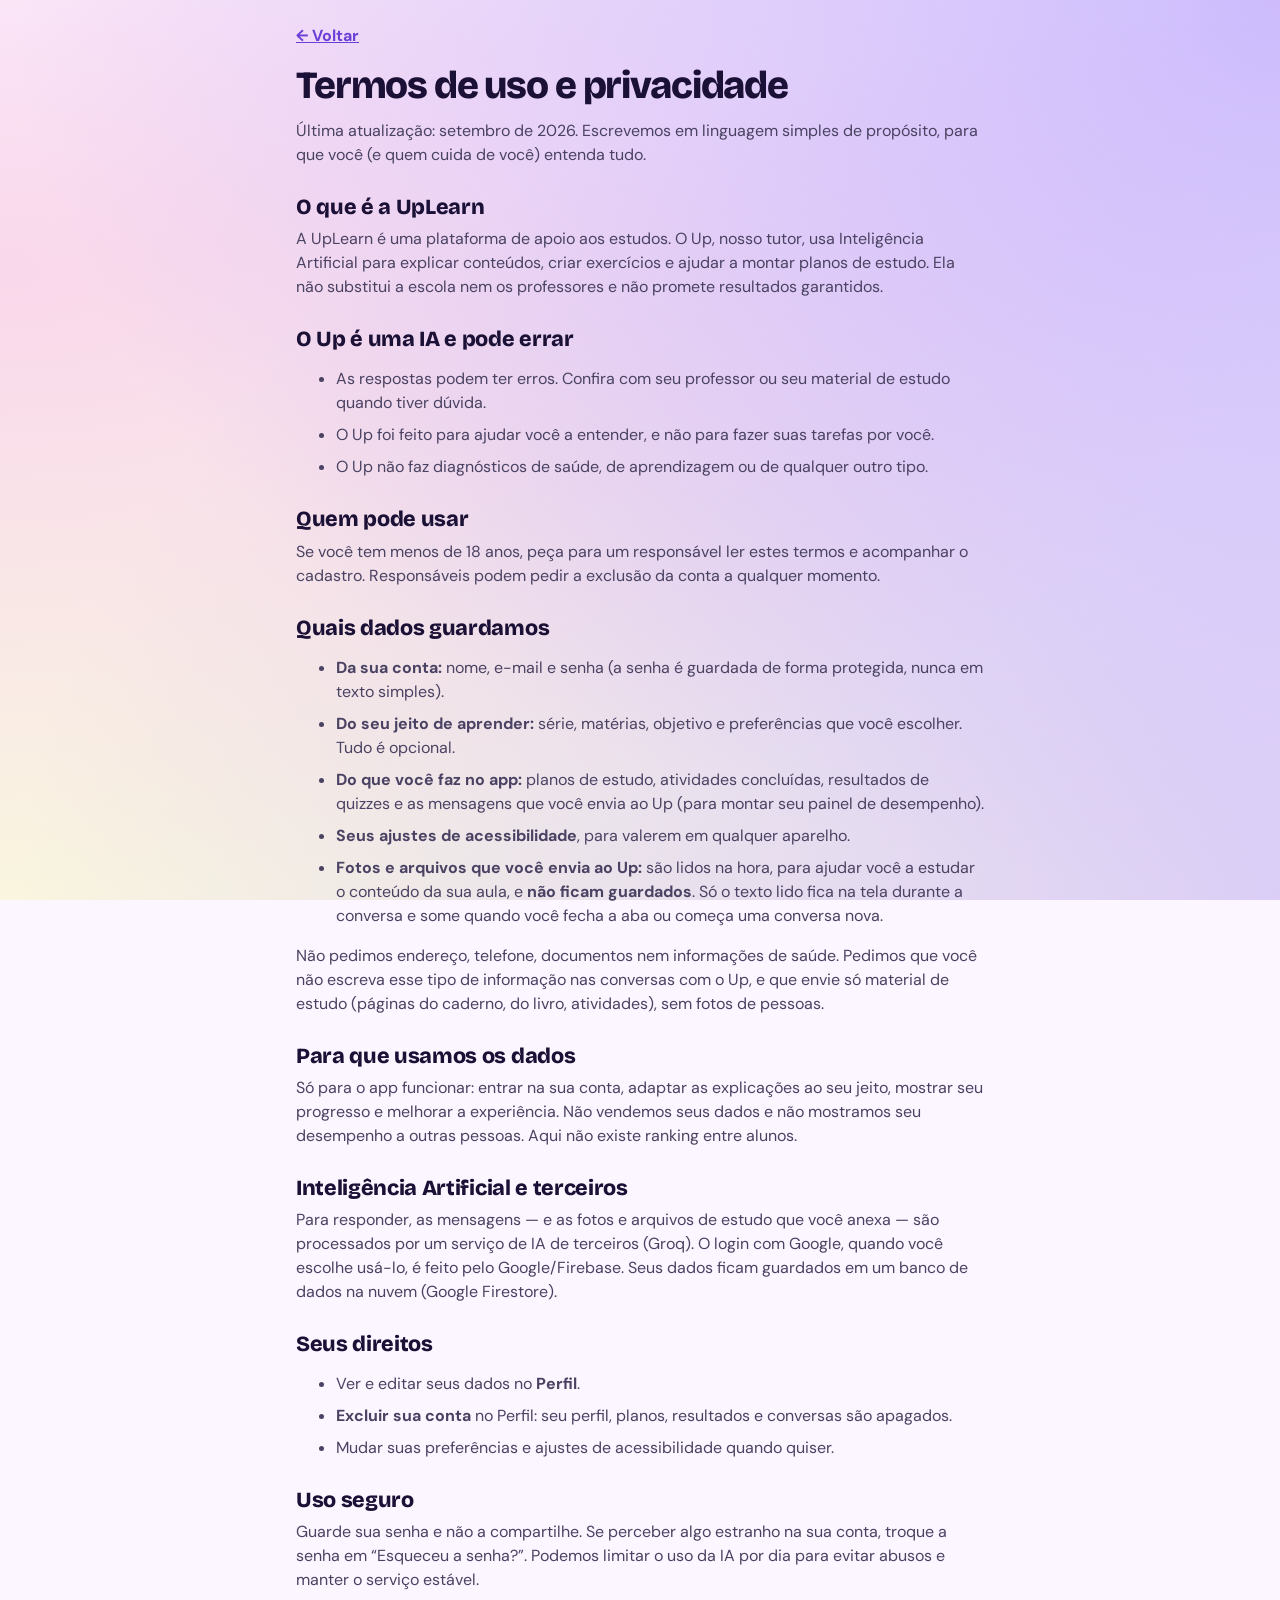
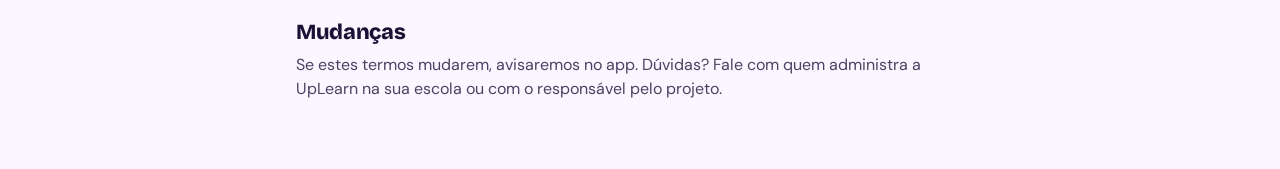
<file: codes/termos.html>
<!DOCTYPE html>
<html lang="pt-BR">

<head>
    <meta charset="UTF-8">
    <meta name="viewport" content="width=device-width, initial-scale=1.0">
    <meta name="theme-color" content="#4b1fa6">
    <link rel="manifest" href="manifest.webmanifest">
    <link rel="apple-touch-icon" href="img/icone-192.png">
    <title>Termos de uso e privacidade — UpLearn</title>

    <link rel="preconnect" href="https://fonts.googleapis.com">
    <link rel="preconnect" href="https://fonts.gstatic.com" crossorigin>
    <link href="https://fonts.googleapis.com/css2?family=Atkinson+Hyperlegible:wght@400;700&family=Bricolage+Grotesque:opsz,wght@12..96,600;12..96,700;12..96,800&family=DM+Sans:wght@400;500;600;700&display=swap" rel="stylesheet">
    <link rel="stylesheet" href="css/uplearn.css">
    <script src="js/acess.js"></script>
</head>

<body>
    <!--
        ATENÇÃO (para quem mantém o projeto): este texto é uma versão inicial em
        linguagem simples. Como a UpLearn atende crianças e adolescentes, ele deve ser
        revisado por um profissional de direito (LGPD, art. 14 — tratamento de dados
        de crianças e adolescentes — e consentimento do responsável) antes do
        lançamento público.
    -->
    <main id="conteudo" class="texto-longo">
        <a class="voltar" href="javascript:history.length > 1 ? history.back() : (location.href = 'index.html')">← Voltar</a>

        <h1>Termos de uso e privacidade</h1>
        <p>Última atualização: setembro de 2026. Escrevemos em linguagem simples de propósito, para que você (e quem cuida de você) entenda tudo.</p>

        <h2>O que é a UpLearn</h2>
        <p>A UpLearn é uma plataforma de apoio aos estudos. O Up, nosso tutor, usa Inteligência Artificial para explicar conteúdos, criar exercícios e ajudar a montar planos de estudo. Ela não substitui a escola nem os professores e não promete resultados garantidos.</p>

        <h2>O Up é uma IA e pode errar</h2>
        <ul>
            <li>As respostas podem ter erros. Confira com seu professor ou seu material de estudo quando tiver dúvida.</li>
            <li>O Up foi feito para ajudar você a entender, e não para fazer suas tarefas por você.</li>
            <li>O Up não faz diagnósticos de saúde, de aprendizagem ou de qualquer outro tipo.</li>
        </ul>

        <h2>Quem pode usar</h2>
        <p>Se você tem menos de 18 anos, peça para um responsável ler estes termos e acompanhar o cadastro. Responsáveis podem pedir a exclusão da conta a qualquer momento.</p>

        <h2>Quais dados guardamos</h2>
        <ul>
            <li><strong>Da sua conta:</strong> nome, e-mail e senha (a senha é guardada de forma protegida, nunca em texto simples).</li>
            <li><strong>Do seu jeito de aprender:</strong> série, matérias, objetivo e preferências que você escolher. Tudo é opcional.</li>
            <li><strong>Do que você faz no app:</strong> planos de estudo, atividades concluídas, resultados de quizzes e as mensagens que você envia ao Up (para montar seu painel de desempenho).</li>
            <li><strong>Seus ajustes de acessibilidade</strong>, para valerem em qualquer aparelho.</li>
            <li><strong>Fotos e arquivos que você envia ao Up:</strong> são lidos na hora, para ajudar você a estudar o conteúdo da sua aula, e <strong>não ficam guardados</strong>. Só o texto lido fica na tela durante a conversa e some quando você fecha a aba ou começa uma conversa nova.</li>
        </ul>
        <p>Não pedimos endereço, telefone, documentos nem informações de saúde. Pedimos que você não escreva esse tipo de informação nas conversas com o Up, e que envie só material de estudo (páginas do caderno, do livro, atividades), sem fotos de pessoas.</p>

        <h2>Para que usamos os dados</h2>
        <p>Só para o app funcionar: entrar na sua conta, adaptar as explicações ao seu jeito, mostrar seu progresso e melhorar a experiência. Não vendemos seus dados e não mostramos seu desempenho a outras pessoas. Aqui não existe ranking entre alunos.</p>

        <h2>Inteligência Artificial e terceiros</h2>
        <p>Para responder, as mensagens — e as fotos e arquivos de estudo que você anexa — são processados por um serviço de IA de terceiros (Groq). O login com Google, quando você escolhe usá-lo, é feito pelo Google/Firebase. Seus dados ficam guardados em um banco de dados na nuvem (Google Firestore).</p>

        <h2>Seus direitos</h2>
        <ul>
            <li>Ver e editar seus dados no <strong>Perfil</strong>.</li>
            <li><strong>Excluir sua conta</strong> no Perfil: seu perfil, planos, resultados e conversas são apagados.</li>
            <li>Mudar suas preferências e ajustes de acessibilidade quando quiser.</li>
        </ul>

        <h2>Uso seguro</h2>
        <p>Guarde sua senha e não a compartilhe. Se perceber algo estranho na sua conta, troque a senha em “Esqueceu a senha?”. Podemos limitar o uso da IA por dia para evitar abusos e manter o serviço estável.</p>

        <h2>Mudanças</h2>
        <p>Se estes termos mudarem, avisaremos no app. Dúvidas? Fale com quem administra a UpLearn na sua escola ou com o responsável pelo projeto.</p>
    </main>
</body>

</html>
</file>
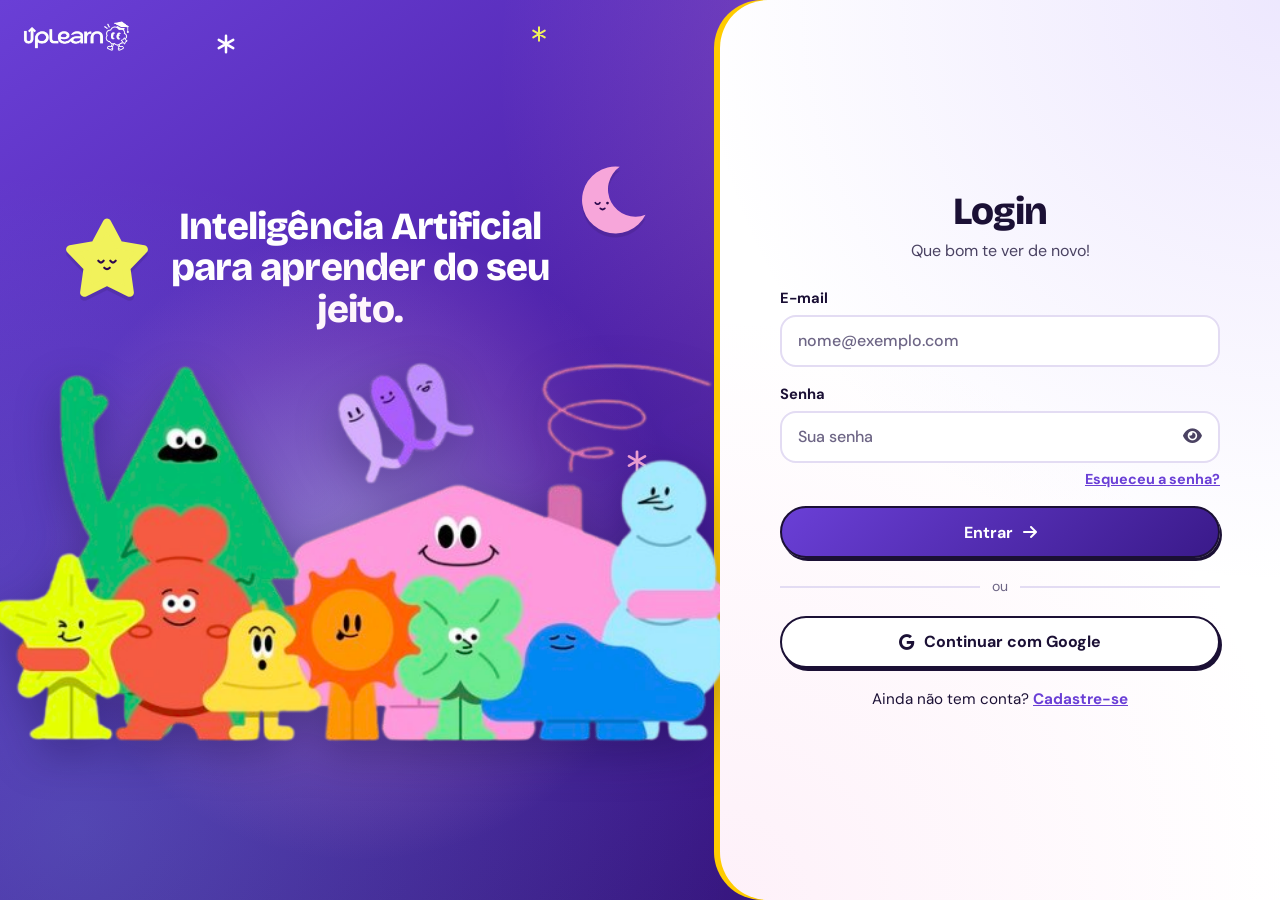
<file: codes/tutora.html>
<!DOCTYPE html>
<html lang="pt-BR">

<head>
    <meta charset="UTF-8">
    <meta name="viewport" content="width=device-width, initial-scale=1.0">
    <meta name="theme-color" content="#4b1fa6">
    <link rel="manifest" href="manifest.webmanifest">
    <link rel="apple-touch-icon" href="img/icone-192.png">
    <title>Converse com o Up — UpLearn</title>

    <link rel="preconnect" href="https://fonts.googleapis.com">
    <link rel="preconnect" href="https://fonts.gstatic.com" crossorigin>
    <link href="https://fonts.googleapis.com/css2?family=Atkinson+Hyperlegible:wght@400;700&family=Bricolage+Grotesque:opsz,wght@12..96,600;12..96,700;12..96,800&family=DM+Sans:wght@400;500;600;700&display=swap" rel="stylesheet">
    <link rel="stylesheet" href="https://cdnjs.cloudflare.com/ajax/libs/font-awesome/6.5.2/css/all.min.css">
    <link rel="stylesheet" href="css/uplearn.css">
    <script src="js/acess.js"></script>
</head>

<body>
    <a class="skip-link" href="#mensagem">Pular para escrever uma mensagem</a>

    <div class="app">
        <nav id="nav"></nav>

        <main id="conteudo" class="pagina">
            <div class="chat-tela">
                <header class="chat-topo">
                    <div class="chat-topo__linha">
                        <span class="pers pers--anima" data-p="nuvem lilas feliz chapeu"></span>
                        <div class="chat-topo__txt">
                            <h1>Up</h1>
                            <p>Seu tutor de estudos. Eu ajudo você a entender.</p>
                        </div>
                        <button type="button" class="btn btn--contorno-claro" id="btnMaterial" title="Criar flashcards, mapa mental ou cartões de dinâmicas desta conversa, em PDF" aria-label="Criar material de revisão em PDF">
                            <i class="fa-solid fa-file-pdf" aria-hidden="true"></i>
                        </button>
                        <button type="button" class="btn btn--contorno-claro" id="btnNova" title="Começar uma conversa nova" aria-label="Nova conversa">
                            <i class="fa-solid fa-rotate-right" aria-hidden="true"></i>
                        </button>
                    </div>

                    <div class="modos" id="modos" role="group" aria-label="Como você quer estudar agora"></div>
                    <p class="modo-desc" id="modoDesc" aria-live="polite"></p>
                </header>

                <div class="mensagens" id="mensagens" role="log" aria-live="polite" aria-label="Conversa com o Up" tabindex="0"></div>

                <div class="chat-rodape">
                    <div class="sugestoes secundario" id="sugestoes"></div>

                    <div class="material" id="material" role="group" aria-label="Material anexado" aria-live="polite"></div>

                    <div class="chat-materia">
                        <label for="materia">Matéria:</label>
                        <select id="materia"><option value="">Qualquer uma</option></select>
                    </div>

                    <form class="chat-form" id="formChat" novalidate>
                        <button type="button" class="btn btn--icone btn--anexo" id="btnAnexo" aria-label="Anexar foto ou arquivo" aria-haspopup="menu" aria-expanded="false" aria-controls="menuAnexo">
                            <i class="fa-solid fa-paperclip" aria-hidden="true"></i>
                        </button>

                        <div class="anexo-menu" id="menuAnexo" role="menu" aria-label="O que você quer enviar?" hidden>
                            <button type="button" class="anexo-menu__item" role="menuitem" data-anexo="camera">
                                <span class="anexo-menu__icone"><i class="fa-solid fa-camera" aria-hidden="true"></i></span><span>Câmera</span>
                            </button>
                            <button type="button" class="anexo-menu__item" role="menuitem" data-anexo="fotos">
                                <span class="anexo-menu__icone"><i class="fa-regular fa-image" aria-hidden="true"></i></span><span>Fotos</span>
                            </button>
                            <button type="button" class="anexo-menu__item" role="menuitem" data-anexo="arquivos">
                                <span class="anexo-menu__icone"><i class="fa-solid fa-paperclip" aria-hidden="true"></i></span><span>Arquivos</span>
                            </button>
                            <p class="anexo-menu__nota">O Up lê o que você enviar só pra te ajudar e não guarda o arquivo. Envie páginas do caderno, do livro ou da atividade — evite fotos de pessoas.</p>
                        </div>

                        <div style="flex:1">
                            <label for="mensagem" class="sr-only">Escreva sua mensagem para o Up</label>
                            <textarea id="mensagem" rows="1" maxlength="500" placeholder="Digite sua mensagem…"></textarea>
                            <div class="contador" id="contador" aria-live="off">0/500</div>
                        </div>
                        <button type="button" class="btn btn--icone btn--mic" id="btnMic" aria-label="Falar a mensagem (ditado por voz)" aria-pressed="false" hidden>
                            <i class="fa-solid fa-microphone" aria-hidden="true"></i>
                        </button>
                        <button type="submit" class="btn btn--icone" id="btnEnviar" aria-label="Enviar mensagem"><i class="fa-solid fa-paper-plane" aria-hidden="true"></i></button>
                    </form>
                    <p class="aviso-ia secundario">O Up é uma IA e pode errar. Confira com seu professor ou material quando tiver dúvida.</p>
                </div>
            </div>
        </main>
    </div>

    <input type="file" id="inCamera" accept="image/*" capture="environment" hidden>
    <input type="file" id="inFotos" accept="image/jpeg,image/png,image/webp,image/heic,image/heif" multiple hidden>
    <input type="file" id="inArquivos" accept=".pdf,.docx,.txt,.md,.csv,application/pdf,image/*" multiple hidden>

    <dialog class="dlg-camera" id="dlgCamera" aria-labelledby="tCamera">
        <h2 id="tCamera">Tirar uma foto</h2>
        <p class="subtitulo" id="camAviso">Aponte a câmera para a página do caderno, do livro ou da atividade.</p>
        <video id="camVideo" autoplay playsinline muted></video>
        <div class="dlg-camera__botoes">
            <button type="button" class="btn btn--suave" id="camCancelar">Cancelar</button>
            <button type="button" class="btn btn--primario" id="camFoto"><i class="fa-solid fa-camera" aria-hidden="true"></i> Tirar foto</button>
        </div>
    </dialog>

    <script src="js/config.js"></script>
    <script src="js/sessao.js"></script>
    <script src="js/personagens.js"></script>
    <script src="js/app.js"></script>
    <script src="js/plano-pdf.js"></script>
    <script src="js/mapa-pdf.js"></script>
    <script src="js/fichas-pdf.js"></script>
    <script src="js/anexos.js"></script>
    <script src="js/tutora.js"></script>
</body>

</html>
</file>
<file: codes/css/uplearn.css>
/* =========================================================
   UPLEARN — sistema de design

   Um arquivo só, usado por todas as telas. Tudo que muda o visual
   (cores, fontes, raios) está nas variáveis de :root — pra trocar o
   tema depois, é só mexer aqui.

   Acessibilidade faz parte daqui, não é um adendo: os ajustes do
   painel (fonte, contraste, movimento, foco, espaçamento) são atributos
   no <html> (data-*) e cada um tem sua regra mais abaixo.
========================================================= */

:root {
  /* marca */
  --roxo-900: #2b1268;
  --roxo-800: #3a1a8a;
  --roxo: #4b1fa6;
  --roxo-500: #6a3fd6;
  --lilas: #a78bfa;
  --lilas-200: #d8ccfb;
  --lilas-100: #ede7f8;

  /* pastéis dos cards e personagens */
  --c-rosa: #f7a6da;
  --c-amarelo: #f1f25b;
  --c-ciano: #7ee8f6;
  --c-laranja: #ffb48a;
  --c-verde: #b5f09a;
  --c-azul: #9db4ff;
  --c-coral: #ff8a94;
  --c-lilas: #cbb8ff;

  /* neutros */
  --tinta: #1b1035;
  --tinta-2: #4a4262;
  --tinta-3: #6d6585;
  --fundo: #f6f3ff;
  --superficie: #ffffff;
  --borda: #e3dcf3;
  --sobre-roxo: #ffffff;
  --palco: #ece7f8;

  /* estados — sempre acompanhados de ícone + texto, nunca só cor */
  --ok: #17754f;
  --aviso: #8a5a00;
  --erro: #b3261e;

  --raio-g: 28px;
  --raio: 20px;
  --raio-p: 12px;
  --sombra: 0 10px 30px rgba(43, 18, 104, 0.12);
  --sombra-p: 0 3px 10px rgba(43, 18, 104, 0.1);

  --fonte-titulo: "Bricolage Grotesque", "DM Sans", system-ui, sans-serif;
  --fonte-corpo: "DM Sans", system-ui, sans-serif;

  --nav-altura: 84px;
  --gutter: 16px;
}

html[data-tema="escuro"] {
  --tinta: #f1ecff;
  --tinta-2: #cfc6ea;
  --tinta-3: #a89fc6;
  --fundo: #140c2b;
  --superficie: #201642;
  --borda: #3a2d66;
  --lilas-100: #2c2058;
  --palco: #2c2058;
  --sombra: 0 10px 30px rgba(0, 0, 0, 0.4);
  --sombra-p: 0 3px 10px rgba(0, 0, 0, 0.35);
  --ok: #7be0b0;
  --aviso: #ffd06b;
  --erro: #ff9a92;
  color-scheme: dark;
}

/* Alto contraste: preto e branco puros, bordas grossas, roxo bem escuro. */
html[data-contraste="alto"] {
  --tinta: #000000;
  --tinta-2: #000000;
  --tinta-3: #1a1a1a;
  --fundo: #ffffff;
  --superficie: #ffffff;
  --borda: #000000;
  --roxo: #2a0a7a;
  --roxo-500: #2a0a7a;
  --lilas-100: #ffffff;
  --ok: #004d2c;
  --aviso: #5c3b00;
  --erro: #8a0000;
}

html[data-contraste="alto"][data-tema="escuro"] {
  --tinta: #ffffff;
  --tinta-2: #ffffff;
  --tinta-3: #f0f0f0;
  --fundo: #000000;
  --superficie: #000000;
  --borda: #ffffff;
  --lilas-100: #000000;
  --roxo: #d9c9ff;
  --roxo-500: #d9c9ff;
  --ok: #8dffc4;
  --aviso: #ffe08a;
  --erro: #ffb3ad;
}

/* ---------- base ---------- */

*, *::before, *::after { box-sizing: border-box; }

html {
  font-size: 16px;
  -webkit-text-size-adjust: 100%;
  scroll-behavior: smooth;
}

html[data-fonte="pequena"] { font-size: 14px; }
html[data-fonte="grande"] { font-size: 19px; }
html[data-fonte="enorme"] { font-size: 22px; }

body {
  margin: 0;
  min-height: 100vh;
  font-family: var(--fonte-corpo);
  font-size: 1rem;
  line-height: 1.5;
  color: var(--tinta);
  background: var(--fundo);
  -webkit-font-smoothing: antialiased;
}

/* Fonte de leitura fácil: uma escolha de quem prefere — não é "cura" pra
   nada, só um formato de letra mais distinguível. */
html[data-fonte-leitura="1"] body,
html[data-fonte-leitura="1"] h1,
html[data-fonte-leitura="1"] h2,
html[data-fonte-leitura="1"] h3,
html[data-fonte-leitura="1"] button,
html[data-fonte-leitura="1"] input,
html[data-fonte-leitura="1"] select,
html[data-fonte-leitura="1"] textarea {
  font-family: "Atkinson Hyperlegible", "DM Sans", system-ui, sans-serif;
}

html[data-espacamento="1"] body { letter-spacing: 0.02em; word-spacing: 0.08em; line-height: 1.75; }
html[data-espacamento="2"] body { letter-spacing: 0.05em; word-spacing: 0.16em; line-height: 2; }

h1, h2, h3, h4 {
  font-family: var(--fonte-titulo);
  line-height: 1.12;
  margin: 0;
  letter-spacing: -0.015em;
}

h1 { font-size: 2rem; font-weight: 800; }
h2 { font-size: 1.35rem; font-weight: 800; }
h3 { font-size: 1.05rem; font-weight: 700; }
p { margin: 0; }
img, svg { max-width: 100%; }
a { color: var(--roxo-500); }

html[data-tema="escuro"] a { color: var(--lilas); }

:focus-visible {
  outline: 3px solid var(--roxo-500);
  outline-offset: 3px;
  border-radius: 6px;
}

html[data-tema="escuro"] :focus-visible { outline-color: var(--c-amarelo); }
/* Títulos recebem foco por código (leitor de tela) — não são controles, sem caixa. */
[tabindex="-1"]:focus-visible { outline: none; box-shadow: none; }
html[data-contraste="alto"] :focus-visible { outline: 4px solid #000; box-shadow: 0 0 0 7px #fff; }
html[data-contraste="alto"][data-tema="escuro"] :focus-visible { outline-color: #fff; box-shadow: 0 0 0 7px #000; }

.sr-only {
  position: absolute; width: 1px; height: 1px; margin: -1px; padding: 0;
  overflow: hidden; clip: rect(0 0 0 0); white-space: nowrap; border: 0;
}

.skip-link {
  position: fixed; left: 12px; top: -60px; z-index: 1000;
  background: var(--tinta); color: var(--fundo); padding: 10px 16px;
  border-radius: 999px; font-weight: 700; text-decoration: none;
  transition: top 0.15s;
}
.skip-link:focus { top: 12px; }

[hidden] { display: none !important; }

/* ---------- movimento ---------- */

@keyframes flutuar { 0%, 100% { transform: translateY(0) rotate(-1deg); } 50% { transform: translateY(-8px) rotate(1.5deg); } }
@keyframes entrar { from { opacity: 0; transform: translateY(12px); } to { opacity: 1; transform: none; } }
@keyframes brilho { 0% { background-position: -200px 0; } 100% { background-position: calc(200px + 100%) 0; } }
@keyframes girar { to { transform: rotate(360deg); } }
@keyframes pulinho { 0% { transform: scale(1); } 40% { transform: scale(1.18); } 100% { transform: scale(1); } }

.entrar { animation: entrar 0.45s ease both; }
.entrar:nth-child(2) { animation-delay: 0.06s; }
.entrar:nth-child(3) { animation-delay: 0.12s; }
.entrar:nth-child(4) { animation-delay: 0.18s; }
.entrar:nth-child(5) { animation-delay: 0.24s; }

@media (prefers-reduced-motion: reduce) {
  *, *::before, *::after { animation: none !important; transition: none !important; scroll-behavior: auto !important; }
}

/* "Diminuir interações": sem animação nenhuma e sem efeitos de hover que
   mexem no layout — a tela fica previsível. */
html[data-reduzir="1"] *,
html[data-reduzir="1"] *::before,
html[data-reduzir="1"] *::after {
  animation: none !important; transition: none !important; scroll-behavior: auto !important;
}

/* ---------- personagens ---------- */

.pers { display: inline-block; line-height: 0; }
.pers svg { display: block; width: 100%; height: auto; overflow: visible; }
.pers--anima { animation: flutuar 5s ease-in-out infinite; }
.pers--anima:nth-of-type(2n) { animation-duration: 6.2s; animation-delay: -1.5s; }

/* Confetes: brilhos, tracinhos e bolinhas soltos, só de enfeite. */
.conf { position: absolute; display: block; width: 22px; line-height: 0; pointer-events: none; }
.conf svg { display: block; width: 100%; height: auto; }

/* Modo foco: some com o que é só enfeite, fica o conteúdo. */
html[data-foco="1"] .conf,
html[data-foco="1"] .pers,
html[data-foco="1"] .so-enfeite { display: none !important; }
html[data-foco="1"] .secundario { display: none !important; }

/* ---------- botões ---------- */

.btn {
  display: inline-flex; align-items: center; justify-content: center; gap: 10px;
  min-height: 52px; padding: 12px 26px;
  border: 2px solid transparent; border-radius: 999px;
  font: 700 1rem/1.1 var(--fonte-corpo);
  text-decoration: none; cursor: pointer;
  transition: transform 0.15s, box-shadow 0.15s, background 0.15s;
}

.btn:hover:not(:disabled) { transform: translateY(-2px); box-shadow: var(--sombra-p); }
.btn:active:not(:disabled) { transform: translateY(0); }
.btn:disabled, .btn[aria-disabled="true"] { opacity: 0.55; cursor: not-allowed; }
.btn--bloco { display: flex; width: 100%; }
.btn--p { min-height: 42px; padding: 8px 18px; font-size: 0.92rem; }

.btn--primario { background: var(--roxo); color: #fff; }
.btn--primario:hover:not(:disabled) { background: var(--roxo-800); }
.btn--claro { background: #fff; color: var(--roxo); }
.btn--escuro { background: var(--tinta); color: var(--fundo); }
html[data-tema="escuro"] .btn--escuro { background: #fff; color: #140c2b; }
.btn--contorno { background: transparent; color: var(--tinta); border-color: var(--tinta); }
.btn--contorno-claro { background: transparent; color: #fff; border-color: #fff; }
.btn--suave { background: var(--lilas-100); color: var(--roxo); }
html[data-tema="escuro"] .btn--suave { color: var(--lilas); }
.btn--perigo { background: transparent; color: var(--erro); border-color: var(--erro); }
.btn--google { background: var(--superficie); color: var(--tinta); border-color: var(--borda); }
.btn--icone {
  min-height: 44px; width: 44px; padding: 0; background: var(--lilas-100); color: var(--roxo);
}
html[data-tema="escuro"] .btn--icone { color: var(--lilas); }

.girando { animation: girar 0.9s linear infinite; }

/* ---------- formulários ---------- */

.campo { display: grid; gap: 6px; margin-bottom: 16px; }
.campo label, .rotulo { font-weight: 700; font-size: 0.92rem; }
.campo .dica { font-size: 0.82rem; color: var(--tinta-3); }

input[type="text"], input[type="email"], input[type="password"], input[type="date"],
input[type="number"], select, textarea {
  width: 100%; min-height: 52px; padding: 12px 16px;
  border: 2px solid var(--borda); border-radius: 16px;
  background: var(--superficie); color: var(--tinta);
  font: 500 1rem var(--fonte-corpo);
}

textarea { min-height: 96px; resize: vertical; }
input::placeholder, textarea::placeholder { color: var(--tinta-3); }
input:focus, select:focus, textarea:focus { border-color: var(--roxo-500); outline: none; box-shadow: 0 0 0 4px rgba(106, 63, 214, 0.22); }
input[aria-invalid="true"], select[aria-invalid="true"] { border-color: var(--erro); }

.campo__erro { color: var(--erro); font-size: 0.86rem; font-weight: 600; display: none; }
.campo__erro::before { content: "⚠ "; }
.campo--erro .campo__erro { display: block; }
.campo--erro input, .campo--erro select { border-color: var(--erro); }

.senha-wrap { position: relative; }
.senha-wrap input { padding-right: 56px; }
.senha-wrap button {
  position: absolute; right: 6px; top: 50%; transform: translateY(-50%);
  width: 44px; height: 44px; border: 0; background: transparent; color: var(--tinta-2);
  cursor: pointer; border-radius: 50%; font-size: 1.05rem;
}

.check { display: flex; align-items: flex-start; gap: 12px; font-size: 0.92rem; }
.check input { width: 24px; height: 24px; margin: 2px 0 0; accent-color: var(--roxo); flex: none; }

input[type="range"] { width: 100%; accent-color: var(--roxo); height: 32px; }

/* ---------- cards ---------- */

.card {
  background: var(--superficie); border: 2px solid var(--borda);
  border-radius: var(--raio); padding: 20px;
}

.card--cor { border-color: transparent; color: #1b1035; }
.card--rosa { background: var(--c-rosa); }
.card--amarelo { background: var(--c-amarelo); }
.card--ciano { background: var(--c-ciano); }
.card--laranja { background: var(--c-laranja); }
.card--verde { background: var(--c-verde); }
.card--azul { background: var(--c-azul); }
.card--coral { background: var(--c-coral); }
.card--lilas { background: var(--c-lilas); }
.card--roxo { background: var(--roxo); border-color: transparent; color: #fff; }

html[data-contraste="alto"] .card--cor { border: 3px solid #000; }

.chip {
  display: inline-flex; align-items: center; gap: 8px; min-height: 44px;
  padding: 8px 16px; border: 2px solid var(--borda); border-radius: 999px;
  background: var(--superficie); color: var(--tinta);
  font: 600 0.92rem var(--fonte-corpo); cursor: pointer;
  transition: background 0.15s, border-color 0.15s;
}
.chip:hover { border-color: var(--roxo-500); }
.chip[aria-pressed="true"], .chip.ativo {
  background: var(--roxo); border-color: var(--roxo); color: #fff;
}
html[data-tema="escuro"] .chip[aria-pressed="true"] { background: var(--lilas); border-color: var(--lilas); color: #140c2b; }
.chip[aria-pressed="true"]::before { content: "✓"; font-weight: 800; }

.selo {
  display: inline-flex; align-items: center; gap: 6px; padding: 4px 12px;
  border-radius: 999px; font-size: 0.8rem; font-weight: 700;
  background: var(--lilas-100); color: var(--roxo);
}
html[data-tema="escuro"] .selo { color: var(--lilas); }
.selo--ok { background: #d8f6e6; color: #0f5a3a; }
.selo--aviso { background: #ffe9b8; color: #6b4300; }
.selo--erro { background: #ffd9d6; color: #8c1a13; }
html[data-tema="escuro"] .selo--ok { background: #12402d; color: #7be0b0; }
html[data-tema="escuro"] .selo--aviso { background: #4a3608; color: #ffd06b; }
html[data-tema="escuro"] .selo--erro { background: #4a1512; color: #ff9a92; }

/* ---------- barra de progresso ---------- */

.progresso { height: 14px; border-radius: 999px; background: rgba(255, 255, 255, 0.35); overflow: hidden; }
.progresso > span { display: block; height: 100%; border-radius: 999px; background: currentColor; transition: width 0.5s ease; }
.progresso--claro { background: var(--lilas-100); color: var(--roxo); }
.progresso--claro > span { background: var(--roxo-500); }
html[data-tema="escuro"] .progresso--claro > span { background: var(--lilas); }

/* ---------- avisos (notificacao.js) ---------- */

.cu-notificacao-area:empty { display: none; }
.cu-notificacao-area { margin: 0 0 16px; }

.cu-notificacao {
  display: flex; align-items: flex-start; gap: 10px; padding: 12px 14px;
  border-radius: 14px; border: 2px solid; font-weight: 600; font-size: 0.92rem;
}
.cu-notificacao--erro { background: #ffe4e1; border-color: #b3261e; color: #7d1710; }
.cu-notificacao--sucesso { background: #dcf6e8; border-color: #17754f; color: #0c4a31; }
.cu-notificacao--aviso { background: #fff0c9; border-color: #8a5a00; color: #5c3b00; }
.cu-notificacao--info { background: var(--lilas-100); border-color: var(--roxo-500); color: var(--roxo-900); }
html[data-tema="escuro"] .cu-notificacao--info { color: var(--tinta); }
.cu-notificacao-texto { flex: 1; }
.cu-notificacao-fechar {
  border: 0; background: transparent; color: inherit; font-size: 1.4rem; line-height: 1;
  cursor: pointer; min-width: 32px; min-height: 32px;
}

/* ---------- esqueleto de carregamento e estado vazio ---------- */

.esqueleto {
  border-radius: var(--raio); min-height: 90px;
  background: linear-gradient(90deg, var(--lilas-100) 0, var(--borda) 100px, var(--lilas-100) 200px);
  background-size: 200px 100%; background-color: var(--lilas-100);
  animation: brilho 1.4s linear infinite;
}

.vazio { text-align: center; padding: 28px 16px; display: grid; justify-items: center; gap: 10px; }
.vazio .pers { width: 128px; }
.vazio p { color: var(--tinta-2); max-width: 34ch; }

/* ---------- casca do app (nav + conteúdo) ---------- */

.app { min-height: 100vh; padding-bottom: calc(var(--nav-altura) + 24px); }

.nav {
  position: fixed; z-index: 50; left: 12px; right: 12px; bottom: 12px;
  display: flex; justify-content: space-between; align-items: center; gap: 2px;
  padding: 8px; border-radius: 999px;
  background: var(--tinta); box-shadow: 0 12px 30px rgba(20, 12, 43, 0.35);
  max-width: 520px; margin: 0 auto;
}
html[data-tema="escuro"] .nav { background: #2c2058; }

.nav__logo, .nav__sair { display: none; }

.nav__item {
  flex: 1; display: grid; justify-items: center; gap: 2px; padding: 8px 4px;
  border-radius: 999px; text-decoration: none; color: #d9d0f5;
  font-size: 0.68rem; font-weight: 700; min-height: 56px; align-content: center;
  transition: background 0.15s, color 0.15s;
}
.nav__item i { font-size: 1.15rem; }
.nav__item:hover { background: rgba(255, 255, 255, 0.12); }
.nav__item[aria-current="page"] { background: #fff; color: var(--roxo); }
html[data-contraste="alto"] .nav__item[aria-current="page"] { outline: 3px solid var(--c-amarelo); }

.nav__item--up { flex: 0 0 auto; }
.nav__item--up .pers { width: 40px; margin-top: -2px; }

.pagina { width: 100%; max-width: 1080px; margin: 0 auto; padding: 20px var(--gutter) 0; }

.topo { display: flex; align-items: center; justify-content: space-between; gap: 12px; margin-bottom: 20px; }
.topo__logo img { height: 34px; width: auto; display: block; }
.topo__acoes { display: flex; gap: 8px; align-items: center; }

/* A logo da UpLearn é branca com fundo transparente — em fundo claro
   ela precisa ficar sobre roxo. Este bloco dá o "cartão" de marca. */
.marca { display: inline-flex; align-items: center; background: var(--roxo); padding: 8px 16px; border-radius: 999px; }
.marca img { height: 30px; width: auto; display: block; }

.titulo-pagina { margin-bottom: 4px; }
.subtitulo { color: var(--tinta-2); }

.secao { margin-top: 28px; }
.secao__cab { display: flex; align-items: baseline; justify-content: space-between; gap: 12px; margin-bottom: 12px; }
.secao__cab a { font-weight: 700; font-size: 0.9rem; }

.grade { display: grid; gap: 14px; }
.grade--2 { grid-template-columns: repeat(2, 1fr); }
.grade--auto { grid-template-columns: repeat(auto-fill, minmax(230px, 1fr)); }

@media (min-width: 900px) {
  .app { padding-bottom: 32px; padding-left: 248px; }

  .nav {
    top: 0; bottom: 0; left: 0; right: auto; width: 248px; max-width: none;
    flex-direction: column; align-items: stretch; justify-content: flex-start;
    gap: 6px; padding: 24px 16px; border-radius: 0;
    background: var(--roxo); box-shadow: none;
  }
  html[data-tema="escuro"] .nav { background: #22124f; }
  .nav__logo { display: block; padding: 4px 12px 22px; }
  .nav__logo img { height: 52px; width: auto; display: block; }
  .nav__item {
    flex: 0 0 auto; display: flex; justify-items: unset; gap: 14px; padding: 12px 16px;
    font-size: 1rem; text-align: left; align-content: unset; align-items: center; color: #e6defc;
  }
  .nav__item i { width: 24px; text-align: center; }
  .nav__item--up { flex: 0 0 auto; }
  .nav__item--up .pers { width: 30px; margin: 0; }
  .nav__sair {
    display: flex; align-items: center; gap: 14px; margin-top: auto; padding: 12px 16px;
    background: transparent; border: 0; color: #e6defc; font: 700 1rem var(--fonte-corpo);
    cursor: pointer; border-radius: 999px; text-align: left;
  }
  .nav__sair:hover { background: rgba(255, 255, 255, 0.12); }
  .topo__logo { display: none; }
  .pagina { padding-top: 32px; }
  .grade--2-desk { grid-template-columns: repeat(2, 1fr); }
  .grade--3-desk { grid-template-columns: repeat(3, 1fr); }
  h1 { font-size: 2.4rem; }
}

/* ---------- telas de entrada (login, cadastro, redefinir) ---------- */

.auth { min-height: 100vh; display: flex; flex-direction: column; background: var(--roxo); }
.auth__topo {
  position: relative; display: flex; justify-content: center; align-items: flex-end;
  padding: 24px var(--gutter) 0; min-height: 210px; color: #fff; overflow: hidden;
}
.auth__topo .marca { position: absolute; left: 16px; top: 16px; background: transparent; padding: 0; }
.auth__topo .marca img { height: 40px; }
.auth__topo .pers { width: 236px; margin-bottom: -58px; position: relative; z-index: 1; }
.auth__folha {
  flex: 1; background: var(--superficie); border-radius: 36px 36px 0 0;
  padding: 64px var(--gutter) 32px;
}
.auth__miolo { max-width: 440px; margin: 0 auto; }
.auth__miolo h1 { text-align: center; margin-bottom: 6px; }
.auth__miolo > .subtitulo { text-align: center; margin-bottom: 24px; }
.auth__rodape { text-align: center; margin-top: 20px; font-size: 0.95rem; }
.auth__rodape a { font-weight: 700; }
.auth__nota { margin-top: 16px; font-size: 0.82rem; color: var(--tinta-3); text-align: center; }

.divisor { display: flex; align-items: center; gap: 12px; margin: 18px 0; color: var(--tinta-3); font-size: 0.88rem; }
.divisor::before, .divisor::after { content: ""; flex: 1; height: 2px; background: var(--borda); }

@media (min-width: 900px) {
  .auth { align-items: center; justify-content: center; padding: 32px; background: var(--roxo); }
  .auth__topo { min-height: 0; padding: 0; position: static; }
  .auth {
    flex-direction: row; gap: 0; padding: 0;
  }
  .auth__topo { flex: 1; align-self: stretch; align-items: center; }
  .auth__topo .pers { width: min(360px, 60%); margin: 0; }
  .auth__folha {
    flex: 0 0 min(560px, 48vw); align-self: stretch; border-radius: 48px 0 0 48px;
    display: flex; align-items: center; padding: 48px;
  }
  .auth__miolo { width: 100%; }
}

/* ---- ilustrações das telas de entrada (login e cadastro) ---- */

.auth__ilustra { display: block; height: auto; position: relative; z-index: 1; pointer-events: none; user-select: none; }
.auth__frase { display: none; }

/* Login: a turma em pé na beirada da folha branca. */
.auth--login .auth__topo { min-height: 236px; }
.auth--login .auth__ilustra { width: min(340px, 92%); }

/* Cadastro: as flores brotando do canto (a arte já sangra pelo topo e pela direita). */
.auth--cadastro .auth__topo { min-height: 216px; justify-content: flex-start; }
.auth--cadastro .auth__ilustra { position: absolute; top: 0; right: 0; width: auto; height: 210px; }
.auth--cadastro .auth__frase {
  display: block; position: relative; z-index: 2; max-width: 52%; margin: 0 0 24px;
  font: 800 1.75rem/1.08 var(--fonte-titulo); letter-spacing: -0.02em;
}

@media (max-width: 899px) {
  .auth--login .auth__folha, .auth--cadastro .auth__folha { padding-top: 32px; }
}

/* Desktop: a frase e a ilustração ocupam o painel roxo, o formulário fica na folha branca. */
@media (min-width: 900px) {
  .auth--login .auth__topo, .auth--cadastro .auth__topo {
    position: relative; overflow: hidden; flex-direction: column; justify-content: center; align-items: center;
    gap: 32px; padding: 96px 48px 48px; text-align: center;
  }
  .auth__frase { display: block; font: 800 clamp(2rem, 3vw, 2.8rem)/1.08 var(--fonte-titulo); letter-spacing: -0.02em; max-width: 16ch; }

  .auth--login .auth__ilustra { width: min(600px, 94%); }

  /* Cadastro: o painel roxo acompanha a tela (sticky) enquanto o formulário rola, e as flores
     ocupam a altura toda — a arte é feita pra sangrar pelo topo, pela base e pela direita. */
  .auth--cadastro .auth__topo {
    position: sticky; top: 0; height: 100vh; height: 100dvh; align-self: flex-start;
    align-items: flex-start; justify-content: flex-start; text-align: left; padding: 120px 48px 48px 64px;
  }
  .auth--cadastro .auth__frase { margin: 0; max-width: 8ch; font-size: clamp(2.4rem, 4vw, 3.6rem); }
  .auth--cadastro .auth__ilustra { top: 0; right: -7%; height: 100%; width: auto; }

  .auth--login .auth__folha { position: relative; }
}

/* Comemoração ao criar a conta. */
.boas-vindas {
  position: fixed; inset: 0; z-index: 400; display: grid; align-content: center; justify-items: center; gap: 12px;
  padding: 24px; text-align: center; background: var(--roxo); color: #fff; animation: entrar 0.3s ease both;
}
.boas-vindas img { width: min(220px, 60vw); height: auto; animation: flutuar 2.4s ease-in-out infinite; }
.boas-vindas h2 { font-size: 1.9rem; max-width: 18ch; }
.boas-vindas p { color: #e6defc; max-width: 30ch; margin-bottom: 8px; }

/* ---------- landing (index) ---------- */

.hero { background: var(--roxo); color: #fff; padding: 20px var(--gutter) 0; overflow: hidden; position: relative; }
.hero__interno { max-width: 1080px; margin: 0 auto; display: grid; gap: 12px; }
.hero__marca img { height: 54px; width: auto; display: block; }
.hero h1 { font-size: 2.1rem; margin-top: 14px; }
.hero p { color: #e6defc; font-size: 1.05rem; max-width: 42ch; }
.hero__botoes { display: grid; gap: 12px; margin-top: 12px; }
.hero__cena { position: relative; height: 300px; margin-top: 8px; }
.hero__cena .pers { position: absolute; }
.hero__cena .p1 { width: 146px; left: 0; bottom: 8px; }
.hero__cena .p2 { width: 180px; left: calc(50% - 90px); bottom: 0; z-index: 2; }
.hero__cena .p3 { width: 142px; right: 0; bottom: 10px; }
.hero__cena .p4 { width: 106px; right: 6%; top: 0; }
.hero__cena .p5 { width: 100px; left: 6%; top: 14px; }
.hero__cena .c1 { left: 47%; top: 4px; width: 22px; }
.hero__cena .c2 { right: 2%; top: 44%; width: 18px; }
.hero__cena .c3 { left: 1%; top: 46%; width: 14px; }
.hero__cena .c4 { left: 34%; top: 30px; width: 16px; }
.hero__cena .c5 { right: 34%; top: 60px; width: 22px; }

.destaques { padding: 36px var(--gutter) 24px; max-width: 1080px; margin: 0 auto; }
.destaques h2 { text-align: center; margin-bottom: 20px; font-size: 1.6rem; }
.destaques .grade { grid-template-columns: 1fr; }
.destaque { display: grid; grid-template-columns: 104px 1fr; gap: 12px; align-items: center; }
.destaque .pers { width: 104px; }
.destaque p { margin-top: 4px; }

.rodape { text-align: center; padding: 24px var(--gutter) 40px; color: var(--tinta-3); font-size: 0.88rem; }

@media (min-width: 900px) {
  .hero__interno { grid-template-columns: 1.05fr 1fr; align-items: center; min-height: 560px; }
  .hero h1 { font-size: 3.3rem; }
  .hero__botoes { grid-auto-flow: column; justify-content: start; }
  .hero__cena { height: 460px; }
  .hero__cena .p1 { width: 170px; } .hero__cena .p2 { width: 214px; left: calc(50% - 107px); }
  .hero__cena .p3 { width: 166px; } .hero__cena .p4 { width: 124px; right: 12%; top: 20px; } .hero__cena .p5 { width: 116px; left: 12%; top: 40px; }
  .hero__cena .conf { transform: scale(1.4); }
  .destaques .grade { grid-template-columns: repeat(3, 1fr); }
  .destaque { grid-template-columns: 1fr; justify-items: start; }
}

/* ---------- onboarding ---------- */

.passos { display: flex; gap: 8px; margin: 0 0 20px; padding: 0; list-style: none; }
.passos li { flex: 1; height: 8px; border-radius: 999px; background: var(--borda); }
.passos li.feito { background: var(--roxo-500); }
.passo-topo { display: flex; justify-content: space-between; align-items: center; margin-bottom: 8px; }

.estilos { display: grid; grid-template-columns: repeat(2, 1fr); gap: 12px; }
.estilo {
  display: grid; gap: 8px; align-content: space-between; min-height: 132px; padding: 16px;
  border: 3px solid transparent; border-radius: var(--raio); text-align: left; cursor: pointer;
  color: #1b1035; font: 700 1rem var(--fonte-titulo); position: relative;
  transition: transform 0.15s, border-color 0.15s;
}
.estilo i { font-size: 1.6rem; }
.estilo small { display: block; font: 500 0.8rem var(--fonte-corpo); margin-top: 2px; }
.estilo:hover { transform: translateY(-2px); }
.estilo[aria-pressed="true"] { border-color: #1b1035; box-shadow: 0 0 0 3px #fff inset; }
.estilo[aria-pressed="true"]::after {
  content: "✓ Escolhido"; position: absolute; right: 10px; top: 10px; font: 700 0.72rem var(--fonte-corpo);
  background: #1b1035; color: #fff; padding: 3px 9px; border-radius: 999px;
}

.opcoes { display: flex; flex-wrap: wrap; gap: 10px; }

/* ---------- tela inicial ---------- */

.saudacao { display: grid; grid-template-columns: 1fr auto; align-items: center; gap: 12px; }
.saudacao .pers { width: 112px; }
.frase { margin-top: 6px; color: var(--tinta-2); }

.semana { display: grid; grid-template-columns: repeat(7, 1fr); gap: 6px; margin-top: 16px; }
.semana__dia {
  display: grid; justify-items: center; gap: 2px; padding: 8px 2px; border-radius: 16px;
  background: var(--superficie); border: 2px solid var(--borda); font-size: 0.72rem; font-weight: 700;
}
.semana__dia b { font-family: var(--fonte-titulo); font-size: 1.05rem; }
.semana__dia.hoje { border-color: var(--roxo-500); }
.semana__dia.ativo { background: var(--c-verde); border-color: transparent; color: #1b1035; }
.semana__dia .sinal { font-size: 0.7rem; min-height: 1em; }

/* Palco: o personagem em pé sobre uma linha, com título grosso embaixo (tela inicial). */
.palco {
  position: relative; overflow: hidden; display: grid; justify-items: center; text-align: center; gap: 6px;
  background: var(--palco); border-radius: var(--raio-g); padding: 22px 20px 24px;
}
.palco > .pers { width: 168px; margin-bottom: -3px; position: relative; z-index: 1; }
.palco__chao { display: block; width: 72%; max-width: 280px; height: 3px; border-radius: 3px; background: var(--tinta); margin-bottom: 14px; }
.palco h2 { font-size: 1.6rem; font-weight: 800; max-width: 18ch; }
.palco p { color: var(--tinta-2); max-width: 36ch; }
.palco .btn { margin-top: 8px; min-width: 200px; }
html[data-contraste="alto"] .palco { border: 3px solid #000; }
.rotulo-mini { font-size: 0.78rem; font-weight: 800; text-transform: uppercase; letter-spacing: 0.06em; opacity: 0.8; }

.tiles { display: grid; grid-template-columns: repeat(2, 1fr); gap: 12px; }
.tile { display: grid; gap: 4px; align-content: space-between; min-height: 112px; }
.tile__valor { font: 800 2rem/1 var(--fonte-titulo); }
.tile__rot { font-size: 0.85rem; font-weight: 600; }
.tile i { font-size: 1.1rem; }

.atalhos { display: grid; grid-template-columns: repeat(2, 1fr); gap: 12px; }
.atalho {
  display: grid; gap: 10px; align-content: space-between; min-height: 116px; padding: 16px;
  border-radius: var(--raio); text-decoration: none; color: #1b1035; font: 700 1rem/1.15 var(--fonte-titulo);
  transition: transform 0.15s;
}
.atalho:hover { transform: translateY(-3px); }
.atalho--largo { grid-column: span 2; }
.atalho i { font-size: 1.5rem; }

.pilha { display: grid; gap: 0; }
.pilha__card {
  display: grid; gap: 2px; padding: 16px 18px 26px; border-radius: 26px; color: #1b1035;
  margin-top: -16px; box-shadow: 0 -4px 14px rgba(43, 18, 104, 0.1);
}
.pilha__card:first-child { margin-top: 0; }
.pilha__linha { display: flex; justify-content: space-between; gap: 12px; font: 700 1rem var(--fonte-titulo); }
.pilha__meta { font-size: 0.85rem; font-weight: 600; }

@media (min-width: 900px) {
  .tiles { grid-template-columns: repeat(auto-fit, minmax(150px, 1fr)); }
  .atalhos { grid-template-columns: repeat(5, 1fr); }
  .atalho--largo { grid-column: auto; }
  .dash { display: grid; grid-template-columns: 1.3fr 1fr; gap: 20px; align-items: start; }
}

/* ---------- plano de estudos ---------- */

.plano-cab { display: grid; gap: 12px; }
.linha-tempo { list-style: none; margin: 16px 0 0; padding: 0; display: grid; gap: 10px; }
.dia-titulo { font: 800 0.85rem var(--fonte-titulo); text-transform: uppercase; letter-spacing: 0.06em; color: var(--tinta-3); margin: 14px 0 2px; }

.tarefa {
  display: grid; grid-template-columns: auto 1fr auto; gap: 12px; align-items: center;
  padding: 12px 14px; border: 2px solid var(--borda); border-radius: 18px; background: var(--superficie);
}
.tarefa.feita { background: var(--lilas-100); }
.tarefa.feita .tarefa__titulo { text-decoration: line-through; color: var(--tinta-3); }

.marcar {
  width: 44px; height: 44px; border-radius: 50%; border: 3px solid var(--roxo-500);
  background: transparent; color: #fff; cursor: pointer; font-size: 1.1rem;
  display: grid; place-items: center; transition: background 0.15s;
}
.marcar[aria-pressed="true"] { background: var(--ok); border-color: var(--ok); animation: pulinho 0.3s; }
html[data-tema="escuro"] .marcar[aria-pressed="true"] { color: #10221a; }

.tarefa__titulo { font-weight: 700; }
.tarefa__meta { display: flex; flex-wrap: wrap; gap: 6px; margin-top: 4px; }
.tarefa__acoes { display: flex; gap: 4px; }
.tarefa__acoes .btn--icone { width: 40px; min-height: 40px; background: transparent; }
.tarefa--edicao { grid-template-columns: 1fr; }
.tarefa--edicao .linha { display: grid; gap: 10px; grid-template-columns: 1fr 1fr; }

.tipo-estudo { background: #e5dcff; color: #3a1a8a; }
.tipo-exercicio { background: #ffe1c9; color: #7a3a00; }
.tipo-revisao { background: #d5f4c2; color: #1f5a0a; }
.tipo-pausa { background: #cdf3f8; color: #0b5560; }
html[data-tema="escuro"] .tipo-estudo, html[data-tema="escuro"] .tipo-exercicio,
html[data-tema="escuro"] .tipo-revisao, html[data-tema="escuro"] .tipo-pausa { background: #3a2d66; color: #efe9ff; }

.sheet-fundo {
  position: fixed; inset: 0; z-index: 100; background: rgba(20, 12, 43, 0.55);
  display: flex; align-items: flex-end; justify-content: center;
}
.sheet {
  width: 100%; max-width: 560px; max-height: 92vh; overflow: auto;
  background: var(--superficie); border-radius: 32px 32px 0 0; padding: 24px var(--gutter) 32px;
  animation: entrar 0.3s ease;
}
.sheet__cab { display: flex; justify-content: space-between; align-items: center; margin-bottom: 16px; }

@media (min-width: 900px) {
  .sheet-fundo { align-items: center; }
  .sheet { border-radius: 32px; padding: 28px; }
}

.carregando-ia { display: grid; justify-items: center; gap: 12px; text-align: center; padding: 24px 0; }
.carregando-ia .pers { width: 120px; }

/* ---------- chat com o Up ---------- */

/* Altura = tela − respiro do topo − espaço da barra de navegação (.app). */
.chat-tela {
  display: flex; flex-direction: column; max-width: 860px; margin: 0 auto;
  height: calc(100vh - 20px - var(--nav-altura) - 24px);
  height: calc(100dvh - 20px - var(--nav-altura) - 24px);
}
.chat-topo {
  background: var(--roxo); color: #fff; border-radius: 0 0 var(--raio-g) var(--raio-g);
  padding: 12px var(--gutter) 12px; margin: 0 calc(var(--gutter) * -1); flex: none;
}
.chat-topo__linha { display: flex; align-items: center; gap: 12px; }
.chat-topo__linha .pers { width: 52px; flex: none; }
.chat-topo__txt { flex: 1; min-width: 0; }
.chat-topo h1 { font-size: 1.35rem; line-height: 1.1; }
.chat-topo p { color: #e6defc; font-size: 0.85rem; }
.chat-topo .btn--contorno-claro { min-height: 44px; width: 44px; padding: 0; flex: none; }

/* Modos: uma fileira que rola de lado, com as pontas esmaecidas pra mostrar que tem mais. */
.modos {
  position: relative; display: flex; gap: 8px; overflow-x: auto; padding: 12px 36px 4px 2px; scrollbar-width: none;
  scroll-snap-type: x proximity;
  -webkit-mask-image: linear-gradient(90deg, #000 88%, transparent);
  mask-image: linear-gradient(90deg, #000 88%, transparent);
}
.modos::-webkit-scrollbar { display: none; }
.modos .chip {
  flex: none; scroll-snap-align: start; min-height: 40px; padding: 6px 14px;
  background: rgba(255, 255, 255, 0.12); color: #fff; border-color: rgba(255, 255, 255, 0.5);
}
.modos .chip[aria-pressed="true"] { background: #fff; color: var(--roxo); border-color: #fff; }
.modo-desc { font-size: 0.82rem; color: #e6defc; padding: 2px 2px 0; min-height: 1.3em; }

/* Conversa: cada fala é uma linha com avatar + balão. */
.mensagens { position: relative; flex: 1; min-height: 0; overflow-y: auto; padding: 16px 2px; display: flex; flex-direction: column; gap: 14px; scroll-behavior: smooth; }
.msg { display: flex; align-items: flex-start; gap: 8px; max-width: 94%; align-self: flex-start; }
.msg--eu { flex-direction: row-reverse; align-self: flex-end; }
.msg__av { flex: none; width: 38px; }
.msg--eu .msg__av { width: 34px; padding: 4px; background: #fff; border: 2px solid var(--borda); border-radius: 50%; }
.msg__corpo { min-width: 0; }
.bolha-quem { font-size: 0.75rem; font-weight: 800; color: var(--tinta-3); margin: 0 6px 2px; }
.bolha-quem--eu { text-align: right; }
.bolha {
  max-width: 100%; padding: 12px 16px; border-radius: 20px; line-height: 1.5; overflow-wrap: anywhere;
  animation: entrar 0.25s ease;
}
.bolha--up { background: var(--lilas-200); color: #1b1035; border-bottom-left-radius: 6px; display: flow-root; }
.bolha--eu { background: var(--roxo); color: #fff; border-bottom-right-radius: 6px; }
.bolha p + p, .bolha p + ul, .bolha ul + p { margin-top: 8px; }
.bolha ul, .bolha ol { margin: 6px 0; padding-left: 22px; }
.bolha--up.erro { background: #ffe4e1; color: #7d1710; border: 2px solid var(--erro); }
.bolha__ouvir {
  margin-left: 8px; border: 0; background: rgba(255, 255, 255, 0.55); color: #1b1035;
  width: 44px; height: 44px; border-radius: 50%; cursor: pointer; float: right;
}
.digitando { display: inline-flex; gap: 5px; padding: 4px 2px; }
.digitando i { width: 8px; height: 8px; border-radius: 50%; background: var(--roxo-500); animation: pulinho 1s infinite; }
.digitando i:nth-child(2) { animation-delay: 0.15s; }
.digitando i:nth-child(3) { animation-delay: 0.3s; }

/* Rodapé fixo da conversa: sugestões, matéria e campo de escrever. */
.chat-rodape { flex: none; }
.sugestoes { display: flex; flex-wrap: wrap; gap: 8px; padding-bottom: 8px; }
.chat-materia { display: flex; align-items: center; gap: 8px; padding: 4px 0 6px; }
.chat-materia label { font-weight: 700; font-size: 0.85rem; color: var(--tinta-2); }
.chat-materia select { min-height: 40px; padding: 4px 12px; max-width: 200px; font-size: 0.9rem; }
.chat-form { display: flex; gap: 8px; align-items: flex-end; padding: 4px 0; position: relative; }
.chat-form textarea { min-height: 52px; max-height: 140px; border-radius: 26px; padding: 14px 18px; flex: 1; resize: none; }
.chat-form .btn--icone { width: 52px; min-height: 52px; background: var(--roxo); color: #fff; flex: none; }
.chat-form .btn--icone:disabled { opacity: 0.55; cursor: progress; }
.contador { font-size: 0.72rem; color: var(--tinta-3); text-align: right; padding: 0 6px; }
.contador.perto { color: var(--aviso); font-weight: 700; }
.aviso-ia { font-size: 0.72rem; color: var(--tinta-3); text-align: center; padding: 2px 0 0; }

/* Telas baixas (celular pequeno, teclado aberto): cabeçalho enxuto pra sobrar espaço pra conversa. */
@media (max-height: 720px) {
  .chat-topo { padding-top: 8px; padding-bottom: 8px; }
  .chat-topo__linha .pers { width: 40px; }
  .chat-topo__txt p, .contador { display: none; }
  .modos { padding-top: 8px; }
  .modo-desc { font-size: 0.78rem; }
}

@media (min-width: 900px) {
  .chat-tela { height: calc(100vh - 64px); height: calc(100dvh - 64px); }
  .chat-topo { margin: 0; border-radius: var(--raio-g); }
}

/* Anexo: clipe + menu (Câmera, Fotos, Arquivos) + chips do material lido. */
.chat-form .btn--anexo { background: var(--lilas-100); color: var(--roxo); }
html[data-tema="escuro"] .chat-form .btn--anexo { color: var(--lilas); }
.chat-form .btn--anexo[aria-expanded="true"] { background: var(--lilas-200); }

.chat-form .btn--mic { background: var(--lilas-100); color: var(--roxo); }
html[data-tema="escuro"] .chat-form .btn--mic { color: var(--lilas); }
.chat-form .btn--mic[hidden] { display: none; }
.chat-form .btn--mic[aria-pressed="true"] { background: #c0262d; color: #fff; animation: pulinho 1s infinite; }
html[data-reduzir="1"] .chat-form .btn--mic[aria-pressed="true"] { animation: none; }

.anexo-menu {
  position: absolute; left: 0; bottom: calc(100% + 8px); z-index: 30; width: min(300px, 100%);
  display: grid; gap: 6px; padding: 14px; border-radius: 28px;
  background: var(--lilas-100); box-shadow: var(--sombra);
  animation: entrar 0.18s ease;
}
.anexo-menu[hidden] { display: none; }
.anexo-menu__item {
  display: flex; align-items: center; gap: 16px; min-height: 60px; padding: 4px 12px 4px 4px;
  border: 0; border-radius: 999px; background: transparent; color: var(--tinta-2);
  font: 600 1.08rem var(--fonte-corpo); cursor: pointer; text-align: left;
}
.anexo-menu__item:hover, .anexo-menu__item:focus-visible { background: rgba(106, 63, 214, 0.1); }
.anexo-menu__icone {
  flex: none; width: 52px; height: 52px; border-radius: 50%; display: grid; place-items: center;
  background: var(--c-lilas); color: var(--tinta-2); font-size: 1.35rem;
}
html[data-tema="escuro"] .anexo-menu__icone { color: #140c2b; }
.anexo-menu__nota { margin: 4px 8px 2px; padding-top: 10px; border-top: 2px solid var(--borda); font-size: 0.78rem; line-height: 1.4; color: var(--tinta-3); }

.material { display: flex; gap: 8px; overflow-x: auto; padding: 0 0 8px; scrollbar-width: thin; }
.material:empty { display: none; }
.mat-chip {
  flex: none; display: inline-flex; align-items: center; gap: 8px; max-width: 260px; min-height: 44px;
  padding: 4px 4px 4px 6px; border-radius: 999px; background: var(--lilas-100); color: var(--tinta);
  border: 2px solid var(--lilas-200); font-size: 0.88rem; font-weight: 600;
}
.mat-chip__visual { flex: none; width: 32px; height: 32px; border-radius: 50%; overflow: hidden; display: grid; place-items: center; background: var(--c-lilas); color: var(--tinta-2); }
.mat-chip__visual img { width: 32px; height: 32px; object-fit: cover; display: block; }
.mat-chip__nome { min-width: 0; overflow: hidden; text-overflow: ellipsis; white-space: nowrap; padding-right: 6px; }
.mat-chip__nome small { font-weight: 500; color: var(--tinta-3); }
.mat-chip__x { flex: none; width: 36px; height: 36px; border: 0; border-radius: 50%; background: transparent; color: inherit; cursor: pointer; }
.mat-chip__x:hover { background: rgba(0, 0, 0, 0.08); }
.mat-chip--erro { background: #ffe4e1; border-color: var(--erro); color: #7d1710; max-width: 100%; }
.mat-chip--erro .mat-chip__nome { white-space: normal; font-size: 0.82rem; }
.mat-chip--erro .mat-chip__visual { background: transparent; color: var(--erro); }

.chat-tela.arrastando .mensagens { outline: 3px dashed var(--roxo-500); outline-offset: -6px; border-radius: var(--raio); }

.dlg-camera {
  width: min(560px, calc(100vw - 24px)); padding: 20px; border: 0; border-radius: var(--raio-g);
  background: var(--superficie); color: var(--tinta); box-shadow: var(--sombra);
}
.dlg-camera::backdrop { background: rgba(20, 12, 43, 0.6); }
.dlg-camera h2 { margin-bottom: 4px; }
.dlg-camera video { width: 100%; max-height: 55vh; margin: 12px 0; border-radius: var(--raio); background: #000; object-fit: contain; }
.dlg-camera__botoes { display: flex; gap: 10px; justify-content: flex-end; flex-wrap: wrap; }

/* Baixar e imprimir (lista ou mapa do plano). */
.baixar-opcoes { display: grid; gap: 10px; margin-bottom: 12px; }
.baixar-op {
  display: flex; align-items: center; gap: 14px; width: 100%; min-height: 76px; padding: 12px 14px; text-align: left;
  border: 2px solid var(--borda); border-radius: 20px; background: var(--superficie); color: var(--tinta);
  font: inherit; cursor: pointer;
}
.baixar-op:hover:not(:disabled) { border-color: var(--roxo-500); }
.baixar-op:disabled { opacity: 0.6; cursor: progress; }
.baixar-op strong { display: block; font: 800 1.02rem var(--fonte-titulo); }
.baixar-op small { display: block; margin-top: 2px; color: var(--tinta-2); font-size: 0.85rem; line-height: 1.35; }
.baixar-op__icone { flex: none; width: 48px; height: 48px; border-radius: 50%; display: grid; place-items: center; background: var(--c-lilas); color: #1b1035; font-size: 1.2rem; }

/* ---------- quiz ---------- */

.quiz-cab { display: flex; justify-content: space-between; align-items: center; gap: 12px; margin-bottom: 10px; }
.alternativas { display: grid; gap: 10px; margin: 16px 0; }
.alternativa {
  display: flex; align-items: center; gap: 12px; width: 100%; text-align: left; min-height: 56px;
  padding: 12px 16px; border: 2px solid var(--borda); border-radius: 18px; background: var(--superficie);
  color: var(--tinta); font: 600 1rem var(--fonte-corpo); cursor: pointer;
}
.alternativa:hover:not(:disabled) { border-color: var(--roxo-500); }
.alternativa .letra {
  flex: none; width: 34px; height: 34px; border-radius: 50%; display: grid; place-items: center;
  background: var(--lilas-100); color: var(--roxo); font-weight: 800;
}
.alternativa.certa { border-color: var(--ok); background: #dcf6e8; color: #0c4a31; }
.alternativa.errada { border-color: var(--erro); background: #ffe4e1; color: #7d1710; }
.alternativa .resultado { margin-left: auto; font-weight: 800; font-size: 0.85rem; }
.explicacao { padding: 14px 16px; border-radius: 16px; background: var(--lilas-100); margin-bottom: 14px; }
.placar { text-align: center; display: grid; justify-items: center; gap: 12px; padding: 12px 0; }
.placar .pers { width: 130px; }
.placar__num { font: 800 3rem/1 var(--fonte-titulo); }

/* ---------- desempenho ---------- */

.grafico { width: 100%; height: auto; display: block; }
.grafico text { fill: var(--tinta-2); font: 600 10px var(--fonte-corpo); }
.grafico .barra { fill: var(--roxo-500); }
html[data-tema="escuro"] .grafico .barra { fill: var(--lilas); }
.grafico .linha-base { stroke: var(--borda); stroke-width: 2; }
.grafico .grade-h { stroke: var(--borda); stroke-width: 1; stroke-dasharray: 3 4; }

.materia-card { display: grid; gap: 8px; border-radius: 22px; padding: 16px; border: 2px solid var(--borda); background: var(--superficie); }
.materia-card__linha { display: flex; justify-content: space-between; gap: 8px; align-items: center; }
.materia-card__nome { font: 800 1.1rem var(--fonte-titulo); }
.materia-card__taxa { font: 800 1.6rem var(--fonte-titulo); }

.barras-h { display: grid; gap: 10px; }
.barra-h { display: grid; grid-template-columns: 110px 1fr 34px; gap: 10px; align-items: center; font-size: 0.9rem; font-weight: 600; }
.barra-h .progresso { height: 12px; }

.conquistas { display: grid; grid-template-columns: repeat(2, 1fr); gap: 12px; }
.conquista { display: grid; gap: 4px; justify-items: start; padding: 16px; border-radius: 20px; border: 2px dashed var(--borda); background: transparent; color: var(--tinta-2); }
.conquista i { font-size: 1.6rem; }
.conquista.ganha { border: 2px solid transparent; background: var(--c-amarelo); color: #1b1035; }
.conquista strong { font: 800 1rem var(--fonte-titulo); }
.conquista small { font-size: 0.82rem; }

.sequencia { display: flex; gap: 8px; margin-top: 10px; }
.sequencia span {
  flex: 1; height: 44px; border-radius: 14px; display: grid; place-items: center;
  background: rgba(255, 255, 255, 0.5); font-weight: 800; font-size: 0.8rem; color: #1b1035;
}
.sequencia span.on { background: #1b1035; color: #fff; }

@media (min-width: 900px) { .conquistas { grid-template-columns: repeat(4, 1fr); } }

/* ---------- perfil ---------- */

.perfil-topo { background: var(--roxo); color: #fff; border-radius: var(--raio-g); padding: 24px 20px; display: grid; justify-items: center; gap: 8px; text-align: center; }
.perfil-topo .pers { width: 120px; background: #fff; border-radius: 50%; padding: 14px; }
.perfil-topo p { color: #e6defc; }
.avatares { display: flex; flex-wrap: wrap; gap: 10px; }
.avatar-op { width: 64px; height: 64px; border-radius: 50%; border: 3px solid var(--borda); padding: 8px; background: #fff; cursor: pointer; }
.avatar-op[aria-pressed="true"] { border-color: var(--roxo-500); box-shadow: 0 0 0 3px var(--lilas-200); }
.atalhos-lista { display: grid; gap: 10px; }
.atalho-linha {
  display: flex; align-items: center; gap: 14px; padding: 14px 16px; border-radius: 18px; text-decoration: none;
  background: var(--superficie); border: 2px solid var(--borda); color: var(--tinta); font-weight: 700;
}
.atalho-linha i:first-child { width: 28px; text-align: center; color: var(--roxo-500); font-size: 1.15rem; }
.atalho-linha i:last-child { margin-left: auto; color: var(--tinta-3); }
.notif { display: grid; gap: 2px; padding: 12px 14px; border-radius: 16px; border: 2px solid var(--borda); }
.notif.nova { border-color: var(--roxo-500); background: var(--lilas-100); }
.notif small { color: var(--tinta-3); }
.zona-perigo { border-color: var(--erro); }

/* ---------- acessibilidade ---------- */

.acess-grade { display: grid; gap: 10px; grid-template-columns: repeat(2, 1fr); }
.acess-op {
  display: flex; flex-direction: column; align-items: flex-start; gap: 6px; min-height: 92px;
  padding: 14px 16px; border-radius: 20px; border: 3px solid var(--roxo); background: var(--superficie);
  color: var(--tinta); font: 700 1rem var(--fonte-corpo); cursor: pointer; text-align: left;
}
.acess-op i { font-size: 1.3rem; color: var(--roxo-500); }
.acess-op small { font-weight: 500; font-size: 0.8rem; color: var(--tinta-2); }
.acess-op[aria-pressed="true"] { background: var(--roxo); color: #fff; }
.acess-op[aria-pressed="true"] i, .acess-op[aria-pressed="true"] small { color: #fff; }
html[data-tema="escuro"] .acess-op { border-color: var(--lilas); }
html[data-tema="escuro"] .acess-op[aria-pressed="true"] { background: var(--lilas); color: #140c2b; }
html[data-tema="escuro"] .acess-op[aria-pressed="true"] i, html[data-tema="escuro"] .acess-op[aria-pressed="true"] small { color: #140c2b; }
.acess-op .estado { font-size: 0.75rem; font-weight: 800; }
@media (min-width: 700px) { .acess-grade { grid-template-columns: repeat(3, 1fr); } }

/* Botão "Ouvir a tela" e guia de leitura. */
.ouvir-flutuante {
  position: fixed; z-index: 40; right: 16px; bottom: calc(var(--nav-altura) + 20px);
  display: inline-flex; align-items: center; gap: 8px; min-height: 52px; padding: 10px 18px;
  border: 0; border-radius: 999px; background: var(--c-amarelo); color: #1b1035;
  font: 800 0.92rem var(--fonte-corpo); cursor: pointer; box-shadow: var(--sombra);
}
@media (min-width: 900px) { .ouvir-flutuante { bottom: 24px; right: 24px; } }

.guia-leitura {
  position: fixed; left: 0; right: 0; z-index: 90; height: 46px; pointer-events: none; display: none;
  border-top: 3px solid #e0522b; border-bottom: 3px solid #e0522b; background: rgba(224, 82, 43, 0.14);
}
html[data-guia="1"] .guia-leitura { display: block; }

/* ---------- textos longos (termos) ---------- */

.texto-longo { max-width: 720px; margin: 0 auto; padding: 24px var(--gutter) 60px; }
.texto-longo h1 { margin-bottom: 12px; }
.texto-longo h2 { margin: 28px 0 8px; }
.texto-longo p, .texto-longo li { margin-bottom: 8px; color: var(--tinta-2); }
.texto-longo .voltar { display: inline-block; margin-bottom: 16px; font-weight: 700; }

/* Telas de acessibilidade abertas sem login: sem barra de navegação. */
.app.sem-nav { padding-left: 0; padding-bottom: 32px; }
.campo .check { font-weight: 500; }

/* Modo foco não pode esconder ícones que SÃO a navegação ou o perfil. */
html[data-foco="1"] .nav .pers,
html[data-foco="1"] .avatar-op .pers,
html[data-foco="1"] .perfil-topo .pers { display: inline-block !important; }

/* =========================================================
   ATMOSFERA — gradiente em malha + personagens mais vivos

   Camada por cima do que já existe: só troca fundos e acrescenta
   animação. Alto contraste fica de fora (continua preto e branco puro)
   e "diminuir interações"/prefers-reduced-motion já desligam tudo.
========================================================= */

/* Fundo: manchas suaves de cor nascendo dos cantos, sobre a cor base. */
html:not([data-contraste="alto"]) body {
  background-color: #fbf6ff;
  background-image:
    radial-gradient(ellipse at 100% 0%, rgba(167, 139, 250, 0.55) 0%, transparent 70%),
    radial-gradient(ellipse at 0% 30%, rgba(247, 166, 218, 0.38) 0%, transparent 70%),
    radial-gradient(ellipse at 100% 100%, rgba(106, 63, 214, 0.22) 0%, transparent 70%),
    radial-gradient(ellipse at 0% 100%, rgba(241, 242, 91, 0.2) 0%, transparent 70%);
  background-attachment: fixed;
}

html[data-tema="escuro"]:not([data-contraste="alto"]) body {
  background-color: #120a26;
  background-image:
    radial-gradient(ellipse at 100% 0%, rgba(106, 63, 214, 0.5) 0%, transparent 70%),
    radial-gradient(ellipse at 0% 30%, rgba(190, 70, 170, 0.28) 0%, transparent 70%),
    radial-gradient(ellipse at 100% 100%, rgba(75, 31, 166, 0.45) 0%, transparent 70%),
    radial-gradient(ellipse at 0% 100%, rgba(241, 242, 91, 0.06) 0%, transparent 70%);
  background-attachment: fixed;
}

/* Botões principais e faixas roxas com degradê. */
html:not([data-contraste="alto"]) .btn--primario {
  background: linear-gradient(135deg, var(--roxo-500), var(--roxo-800));
  box-shadow: 0 6px 16px rgba(75, 31, 166, 0.28);
}
html:not([data-contraste="alto"]) .btn--primario:hover:not(:disabled) {
  background: linear-gradient(135deg, #7d52e6, var(--roxo-900));
  box-shadow: 0 10px 22px rgba(75, 31, 166, 0.38);
}
html[data-tema="escuro"]:not([data-contraste="alto"]) .btn--primario {
  background: linear-gradient(135deg, #8e66f0, #5a2fc0);
}

html:not([data-contraste="alto"]) :is(.hero, .perfil-topo, .auth) {
  background-image:
    radial-gradient(circle at 88% 8%, rgba(247, 166, 218, 0.38), transparent 45%),
    radial-gradient(circle at 6% 92%, rgba(126, 232, 246, 0.2), transparent 45%),
    linear-gradient(145deg, var(--roxo-500) 0%, var(--roxo) 45%, var(--roxo-900) 100%);
}

html:not([data-contraste="alto"]) .auth__folha {
  background-image:
    radial-gradient(circle at 100% 0%, rgba(167, 139, 250, 0.2), transparent 55%),
    radial-gradient(circle at 0% 100%, rgba(247, 166, 218, 0.16), transparent 55%);
}
html[data-tema="escuro"]:not([data-contraste="alto"]) .auth__folha {
  background-image:
    radial-gradient(circle at 100% 0%, rgba(106, 63, 214, 0.32), transparent 55%),
    radial-gradient(circle at 0% 100%, rgba(190, 70, 170, 0.16), transparent 55%);
}

/* ---- personagens: piscam, respiram, acenam ---- */

@keyframes piscar { 0%, 92%, 100% { transform: scaleY(1); } 95% { transform: scaleY(0.1); } }
@keyframes respirar { 0%, 100% { transform: scale(1, 1); } 50% { transform: scale(1.025, 0.975); } }
@keyframes acenar { 0%, 100% { transform: rotate(-8deg); } 50% { transform: rotate(16deg); } }
@keyframes vibrar { 0%, 100% { transform: rotate(-5deg); } 50% { transform: rotate(7deg); } }
@keyframes pernear { 0%, 100% { transform: translateY(0); } 50% { transform: translateY(-1.5px); } }
@keyframes cintilar { 0%, 100% { transform: scale(0.55) rotate(0); opacity: 0.45; } 50% { transform: scale(1.15) rotate(25deg); opacity: 1; } }
@keyframes derivar { 0%, 100% { transform: translate(0, 0); } 50% { transform: translate(8px, -12px); } }
@keyframes halo { 0%, 100% { opacity: 0.35; transform: translateX(-50%) scale(1); } 50% { opacity: 0.7; transform: translateX(-50%) scale(1.08); } }

.pers__olho { transform-box: fill-box; transform-origin: center; animation: piscar 5s ease-in-out infinite; }
.pers__corpo { transform-box: fill-box; transform-origin: 50% 100%; animation: respirar 3.6s ease-in-out infinite; }
.pers__pernas { animation: pernear 2.4s ease-in-out infinite; }
.pers__braco { transform-box: fill-box; }
.pers__braco--acena { transform-origin: 0 100%; animation: acenar 1.3s ease-in-out infinite; }
.pers__braco--alto { transform-origin: 0 100%; animation: vibrar 1.9s ease-in-out infinite; }
.pers__braco--esq.pers__braco--alto { animation-delay: -0.9s; }

/* Cada bichinho com seu ritmo, pra não ficar tudo sincronizado. */
.pers:nth-of-type(2n) .pers__olho { animation-delay: -1.7s; }
.pers:nth-of-type(3n) .pers__olho { animation-delay: -3.1s; }
.pers:nth-of-type(2n) .pers__corpo { animation-duration: 4.4s; animation-delay: -1s; }
.pers:nth-of-type(3n) .pers__corpo { animation-duration: 3.1s; }

/* Brilhos e confetes piscando e à deriva. */
.conf { animation: cintilar 2.8s ease-in-out infinite; }
.conf:nth-of-type(2n) { animation-duration: 3.4s; animation-delay: -0.8s; }
.conf:nth-of-type(3n) { animation-duration: 2.3s; animation-delay: -1.5s; }
.conf:nth-of-type(5n) { animation-name: derivar; animation-duration: 6s; }

/* Pulinho de alegria ao passar o mouse. */
@media (hover: hover) {
  .pers:hover svg { animation: pulinho 0.5s ease; }
}

/* ---- login: ilustração maior, com halo e bichinhos em volta ---- */

.auth__topo .so-enfeite { position: absolute; }
.auth__topo .auth__halo {
  position: absolute; left: 50%; bottom: -12%; width: min(520px, 110%); aspect-ratio: 1;
  transform: translateX(-50%); border-radius: 50%; pointer-events: none;
  background: radial-gradient(circle, rgba(255, 255, 255, 0.34), rgba(247, 166, 218, 0.14) 45%, transparent 70%);
  animation: halo 4s ease-in-out infinite;
}
.auth--login .auth__topo { min-height: 330px; }
.auth--login .auth__ilustra {
  width: min(480px, 112%); max-width: none;
  animation: flutuar 6s ease-in-out infinite; filter: drop-shadow(0 14px 22px rgba(20, 8, 60, 0.35));
}
.auth__topo .p-a { width: 58px; left: 5%; top: 78px; }
.auth__topo .p-b { width: 52px; right: 6%; top: 70px; }
.auth__topo .c-a { left: 30%; top: 34px; width: 20px; }
.auth__topo .c-b { right: 24%; top: 26px; width: 16px; }
.auth__topo .c-c { left: 8%; top: 48%; width: 14px; }
.auth__topo .c-d { right: 10%; top: 50%; width: 22px; }

@media (max-width: 899px) {
  .auth--login .auth__folha { box-shadow: 0 -10px 30px rgba(20, 8, 60, 0.22); }
}

@media (min-width: 900px) {
  .auth--login .auth__ilustra { width: min(840px, 118%); }
  .auth--login .auth__topo .p-a { width: 84px; left: 9%; top: 24%; }
  .auth--login .auth__topo .p-b { width: 76px; right: 9%; top: 18%; }
  .auth--login .auth__topo .auth__halo { bottom: 4%; width: 640px; }
}

html[data-foco="1"] .auth__halo { display: none !important; }

/* ---- Feijão e acessórios ---- */

@keyframes vaporar { 0%, 100% { opacity: 0.35; transform: translateY(0); } 50% { opacity: 1; transform: translateY(-2px); } }
@keyframes acender { 0%, 100% { filter: drop-shadow(0 0 0 rgba(253, 224, 71, 0)); } 50% { filter: drop-shadow(0 0 6px rgba(253, 224, 71, 0.95)); } }

.pers__vapor { animation: vaporar 2.2s ease-in-out infinite; }
.pers__lampada { animation: acender 1.8s ease-in-out infinite; }

/* ---- varinha mágica da tela inicial ---- */

@keyframes v-balancar { 0%, 100% { transform: rotate(-5deg); } 50% { transform: rotate(6deg); } }
@keyframes v-pulsar { 0%, 100% { transform: scale(1); } 50% { transform: scale(1.06); } }
@keyframes v-piscar { 0%, 92%, 100% { transform: scaleY(1); } 94% { transform: scaleY(0.1); } }
@keyframes v-halo { 0%, 100% { opacity: 0.2; } 50% { opacity: 0.36; } }
@keyframes v-brilhar { 0%, 100% { transform: scale(0); opacity: 0; } 50% { transform: scale(1) rotate(25deg); opacity: 1; } }

.varinha {
  position: absolute; left: 50%; bottom: 0; height: 100%; width: auto; transform: translateX(-50%);
  overflow: visible; z-index: 1; filter: drop-shadow(0 10px 18px rgba(30, 8, 70, 0.35));
}
.v-varinha { transform-origin: 322px 486px; animation: v-balancar 4.5s ease-in-out infinite; }
.v-estrela { transform-origin: 200px 190px; animation: v-pulsar 2.6s ease-in-out infinite; }
.v-halo { animation: v-halo 3.5s ease-in-out infinite; }
.v-halo, .v-estrela { transform-box: view-box; }
.v-olho { transform-box: fill-box; transform-origin: center; animation: v-piscar 5s ease-in-out infinite; }
.v-brilho { transform-box: fill-box; transform-origin: center; animation: v-brilhar 2.8s ease-in-out infinite; }
.v-brilho.b2 { animation-delay: 0.5s; }
.v-brilho.b3 { animation-delay: 0.9s; }
.v-brilho.b4 { animation-delay: 1.3s; }
.v-brilho.b5 { animation-delay: 1.7s; }
.v-brilho.b6 { animation-delay: 2.1s; }

/* Ao chegar nos botões a varinha se empolga. */
.hero__cena.empolgada .v-varinha { animation-duration: 1.4s; }
.hero__cena.empolgada .v-estrela { animation-duration: 0.9s; }

/* A cena agora gira em torno da varinha: os bichinhos ficam nas laterais. */
.hero__cena { height: 340px; }
.hero__cena .p1 { width: 120px; left: 0; bottom: 4px; }
.hero__cena .p2 { width: 118px; left: 17%; right: auto; bottom: 0; z-index: 2; }
.hero__cena .p3 { width: 120px; right: 0; bottom: 6px; z-index: 2; }
.hero__cena .p4 { width: 84px; right: 21%; top: 14px; }
.hero__cena .p5 { width: 84px; left: 2%; top: 10px; }

@media (min-width: 900px) {
  .hero__cena { height: 500px; }
  .hero__cena .p1 { width: 170px; }
  .hero__cena .p2 { width: 160px; left: 12%; }
  .hero__cena .p3 { width: 170px; }
  .hero__cena .p4 { width: 110px; right: 14%; top: 20px; }
  .hero__cena .p5 { width: 110px; left: 4%; top: 30px; }
}

/* =========================================================
   LAYOUT DIVERTIDO — estilo "adesivo": contorno firme, sombra dura,
   cores vivas e uma inclinação de leve nos cards.
   Alto contraste fica de fora.
========================================================= */

:root { --adesivo: 4px 5px 0 #1b1035; --adesivo-p: 2px 3px 0 #1b1035; }
html[data-tema="escuro"] { --adesivo: 4px 5px 0 #a78bfa; --adesivo-p: 2px 3px 0 #a78bfa; }

@keyframes quicar { 0%, 100% { transform: translateY(0); } 50% { transform: translateY(-6px); } }
@keyframes ondular { to { background-position-x: -120px; } }

/* títulos mais cheios de personalidade */
html:not([data-contraste="alto"]) h1 { letter-spacing: -0.03em; }
html:not([data-contraste="alto"]) .hero h1 {
  font-size: 2.6rem; line-height: 1.02;
  text-shadow: 3px 4px 0 rgba(27, 16, 53, 0.35);
}
html:not([data-contraste="alto"]) .hero h1::after {
  content: ""; display: block; width: 150px; height: 12px; margin-top: 8px;
  background: url("data:image/svg+xml,%3Csvg xmlns='http://www.w3.org/2000/svg' width='30' height='12' viewBox='0 0 30 12'%3E%3Cpath d='M0 6q7.5-8 15 0t15 0' fill='none' stroke='%23ffcc00' stroke-width='4' stroke-linecap='round'/%3E%3C/svg%3E") repeat-x;
  background-size: 30px 12px; animation: ondular 3s linear infinite;
}

/* botões: pílula com sombra dura que "afunda" ao clicar */
html:not([data-contraste="alto"]) .btn {
  border: 2.5px solid #1b1035; box-shadow: var(--adesivo-p);
  transition: transform 0.15s cubic-bezier(.3, 1.6, .5, 1), box-shadow 0.15s;
}
html:not([data-contraste="alto"]) .btn:hover:not(:disabled) { transform: translate(-1px, -3px) rotate(-1deg); box-shadow: 4px 6px 0 #1b1035; }
html:not([data-contraste="alto"]) .btn:active:not(:disabled) { transform: translate(2px, 3px); box-shadow: 0 0 0 #1b1035; }
html:not([data-contraste="alto"]) .btn--claro { background: #ffcc00; color: #1b1035; }
html:not([data-contraste="alto"]) .btn--contorno-claro { border-color: #fff; box-shadow: 2px 3px 0 rgba(255, 255, 255, 0.55); }
html:not([data-contraste="alto"]) .btn--primario { color: #fff; }
html[data-tema="escuro"]:not([data-contraste="alto"]) .btn { border-color: #d8ccfb; box-shadow: 2px 3px 0 #a78bfa; }

/* cards: contorno firme + sombra dura */
html:not([data-contraste="alto"]) .card {
  border: 2.5px solid #1b1035; box-shadow: var(--adesivo);
  transition: transform 0.2s cubic-bezier(.3, 1.6, .5, 1), box-shadow 0.2s;
}
html[data-tema="escuro"]:not([data-contraste="alto"]) .card { border-color: #a78bfa; }
html:not([data-contraste="alto"]) .card--cor { border-color: #1b1035; }
html:not([data-contraste="alto"]) .destaques .card:nth-child(odd) { transform: rotate(-1.4deg); }
html:not([data-contraste="alto"]) .destaques .card:nth-child(even) { transform: rotate(1.2deg); }
html:not([data-contraste="alto"]) .destaques .card:hover { transform: rotate(0) translateY(-6px) scale(1.02); box-shadow: 6px 9px 0 #1b1035; }
.destaque .pers { animation: quicar 3s ease-in-out infinite; }
.destaques .card:nth-child(2) .pers { animation-delay: -1s; }
.destaques .card:nth-child(3) .pers { animation-delay: -2s; }

/* destaques com mais cor */
html:not([data-contraste="alto"]) .destaques h2 { font-size: 2rem; }
html:not([data-contraste="alto"]) .destaques h2::after {
  content: "★ ● ✦"; display: block; font-size: 1rem; letter-spacing: 0.6em; margin-top: 6px; color: var(--roxo-500);
}
html[data-tema="escuro"]:not([data-contraste="alto"]) .destaques h2::after { color: #ffcc00; }

/* hero: bolhas coloridas ao fundo e borda ondulada embaixo */
html:not([data-contraste="alto"]) .hero::before,
html:not([data-contraste="alto"]) .hero::after {
  content: ""; position: absolute; border-radius: 50%; pointer-events: none; z-index: 0;
}
html:not([data-contraste="alto"]) .hero::before { width: 260px; height: 260px; right: -70px; top: -80px; background: rgba(255, 204, 0, 0.22); }
html:not([data-contraste="alto"]) .hero::after { width: 200px; height: 200px; left: -60px; bottom: 40px; background: rgba(247, 166, 218, 0.25); }
.hero__interno { position: relative; z-index: 1; }
html:not([data-contraste="alto"]) .hero {
  padding-bottom: 28px;
  -webkit-mask: radial-gradient(circle 24px at 24px 100%, #0000 98%, #000) 0 100% / 48px 51% repeat-x, linear-gradient(#000 0 0) 0 0 / 100% 55% no-repeat;
}

/* menu, perfil e chips: mais cor */
html:not([data-contraste="alto"]) .perfil-topo { border: 2.5px solid #1b1035; box-shadow: var(--adesivo); }
html:not([data-contraste="alto"]) .auth__folha { box-shadow: -6px 0 0 #ffcc00; }
@media (max-width: 899px) {
  html:not([data-contraste="alto"]) .auth__folha { box-shadow: 0 -6px 0 #ffcc00; }
}

/* o amigo estrela fica no canto, longe do disco da varinha */
html .hero__cena .p4 { right: 0; top: 34%; width: 74px; }
@media (min-width: 900px) { html .hero__cena .p4 { right: 0; top: 36%; width: 96px; } }

/* Tela inicial: só a varinha, grande, no centro da cena. */
.hero__cena { height: 380px; }
@media (min-width: 900px) { .hero__cena { height: 520px; } }

/* Menos texto, mais cor: cards da landing com bichinho grande e título forte. */
.destaque h3 { font-size: 1.5rem; }
.destaque p { font-size: 1.05rem; font-weight: 600; }
.destaque .pers { width: 120px; }
@media (min-width: 900px) { .destaque .pers { width: 150px; } }
html:not([data-contraste="alto"]) .hero p { font-size: 1.3rem; font-weight: 600; color: #fff; }
html:not([data-contraste="alto"]) .card--rosa { background: linear-gradient(145deg, #ffc2e6, #f7a6da); }
html:not([data-contraste="alto"]) .card--verde { background: linear-gradient(145deg, #d3fbbd, #b5f09a); }
html:not([data-contraste="alto"]) .card--azul { background: linear-gradient(145deg, #bccaff, #9db4ff); }

/* Carinhas: o sol gira devagar, a lua balança, o resto respira. */
.pers__f-sol .pers__corpo { transform-box: fill-box; transform-origin: center; animation: girar 30s linear infinite; }
.pers__f-lua .pers__corpo { transform-box: fill-box; transform-origin: 50% 50%; animation: vibrar 4s ease-in-out infinite; }
.pers__f-estrela .pers__corpo { transform-box: fill-box; transform-origin: center; animation: pulsar-estrela 2.6s ease-in-out infinite; }
@keyframes pulsar-estrela { 0%, 100% { transform: scale(1) rotate(0); } 50% { transform: scale(1.07) rotate(6deg); } }
.pers { filter: drop-shadow(0 4px 0 rgba(27, 16, 53, 0.14)); }

/* ---------- ODS ---------- */

.ods { max-width: 1080px; margin: 0 auto; padding: 24px var(--gutter) 36px; text-align: center; }
.ods h2 { font-size: 1.8rem; }
.ods__sub { margin: 6px 0 22px; color: var(--tinta-2); font-weight: 600; }
.ods__grade { display: grid; gap: 16px; text-align: left; }
.ods__card {
  position: relative; display: grid; grid-template-columns: auto 1fr; gap: 16px; align-items: center;
  padding: 20px; padding-right: 96px; border-radius: var(--raio-g); color: #fff;
  border: 2.5px solid #1b1035; box-shadow: var(--adesivo);
}
.ods__card--4 { background: linear-gradient(145deg, #e0364a, #c5192d); }
.ods__card--10 { background: linear-gradient(145deg, #ee3b86, #dd1367); }
.ods__num {
  display: grid; place-items: center; width: 72px; height: 72px; border-radius: 20px; background: #fff;
  font: 800 2.4rem/1 var(--fonte-titulo); color: #c5192d; box-shadow: 3px 4px 0 rgba(27, 16, 53, 0.35);
}
.ods__card--10 .ods__num { color: #dd1367; font-size: 2rem; }
.ods__card h3 { font-size: 1.15rem; color: #fff; }
.ods__card p { margin-top: 4px; font-size: 0.95rem; color: #fff; }
.ods__card .pers { position: absolute; right: 14px; top: 14px; width: 64px; }
@media (min-width: 900px) {
  .ods__grade { grid-template-columns: 1fr 1fr; }
  .ods__card { padding-right: 110px; }
  .ods__card .pers { width: 80px; }
}
</file>
